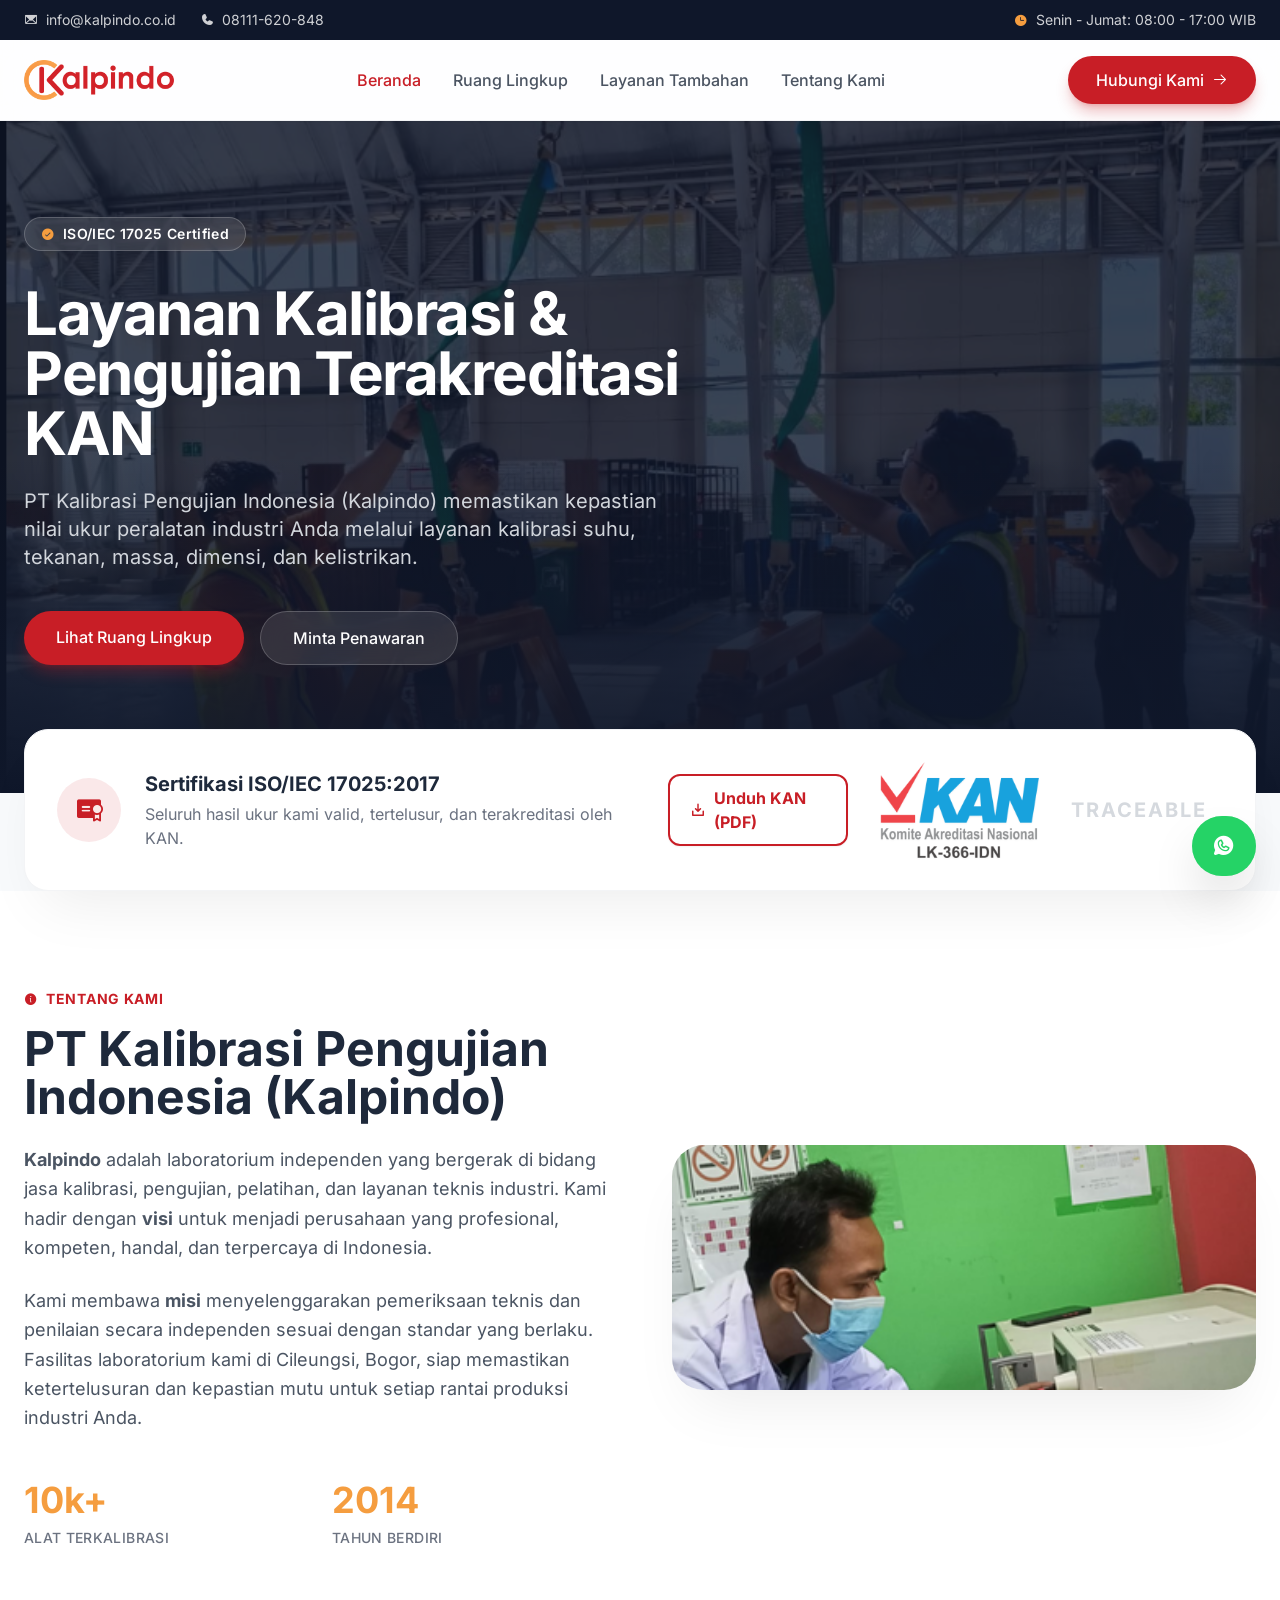
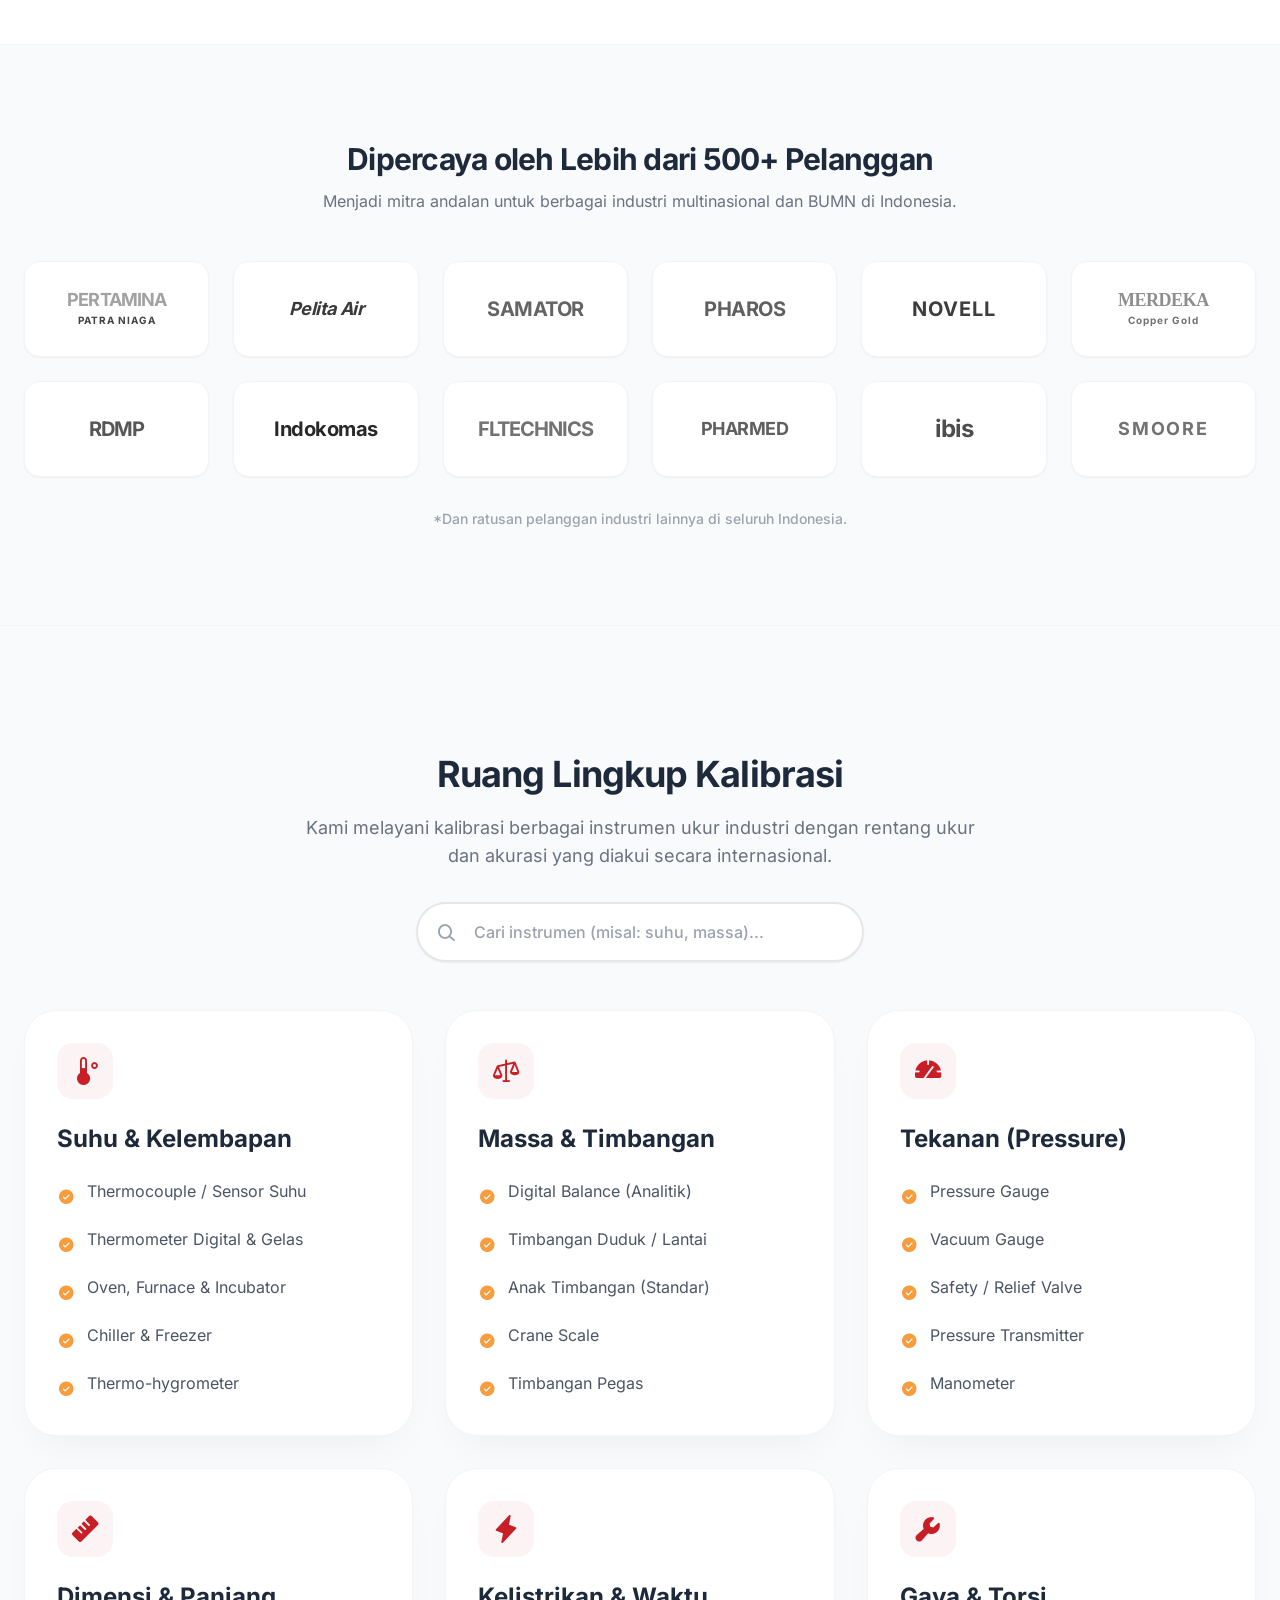
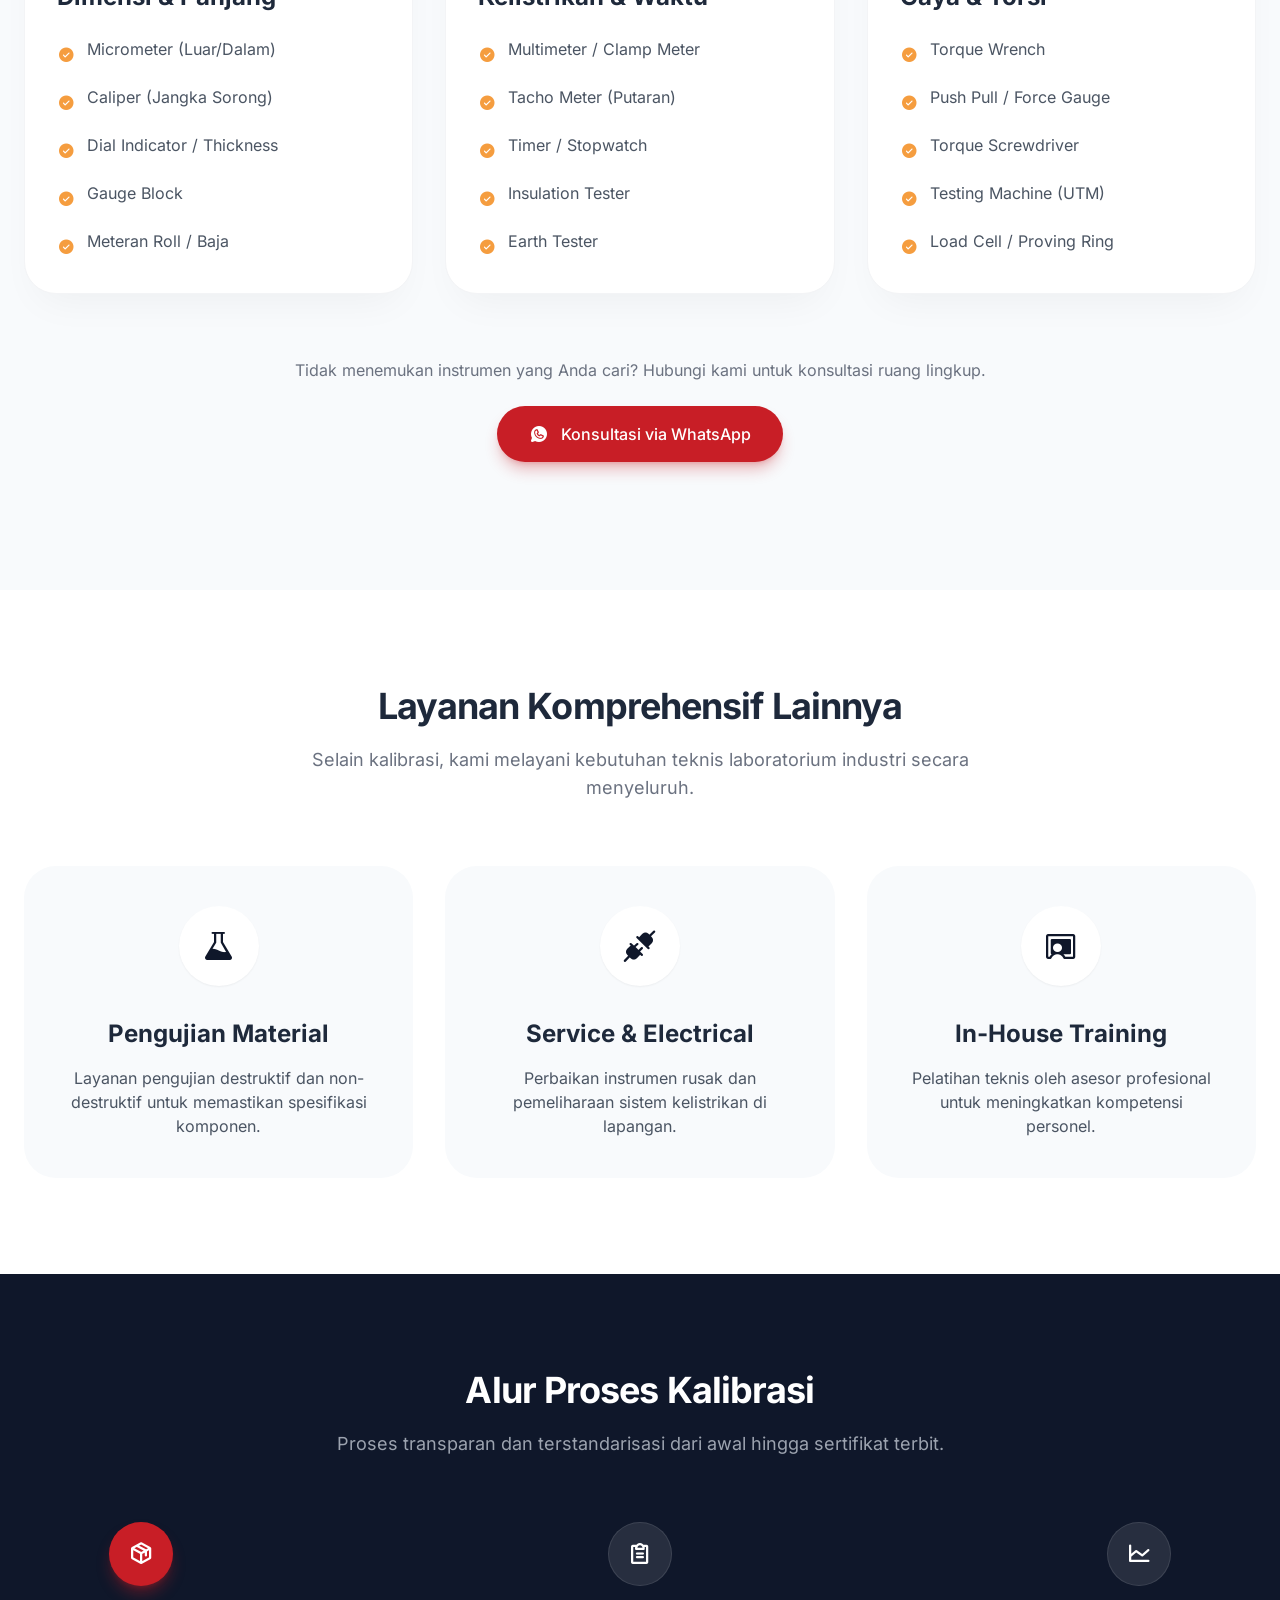
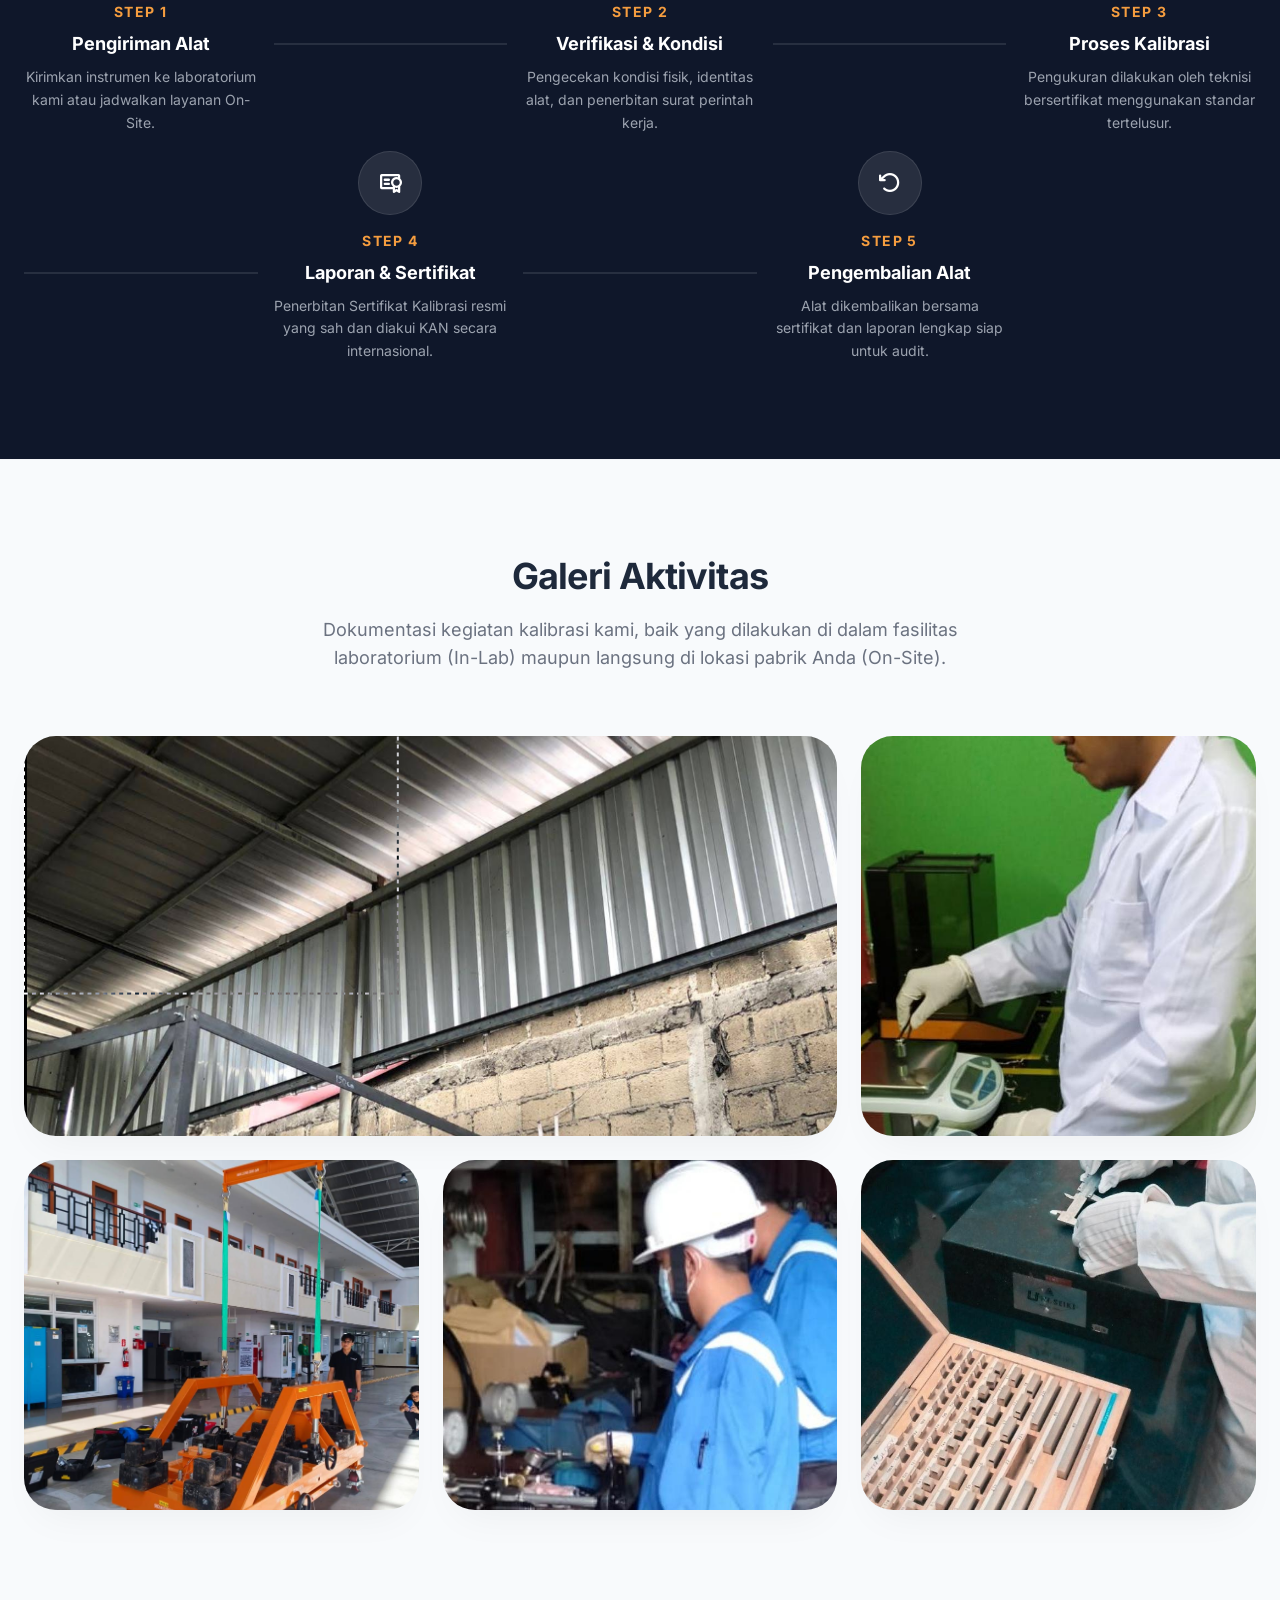
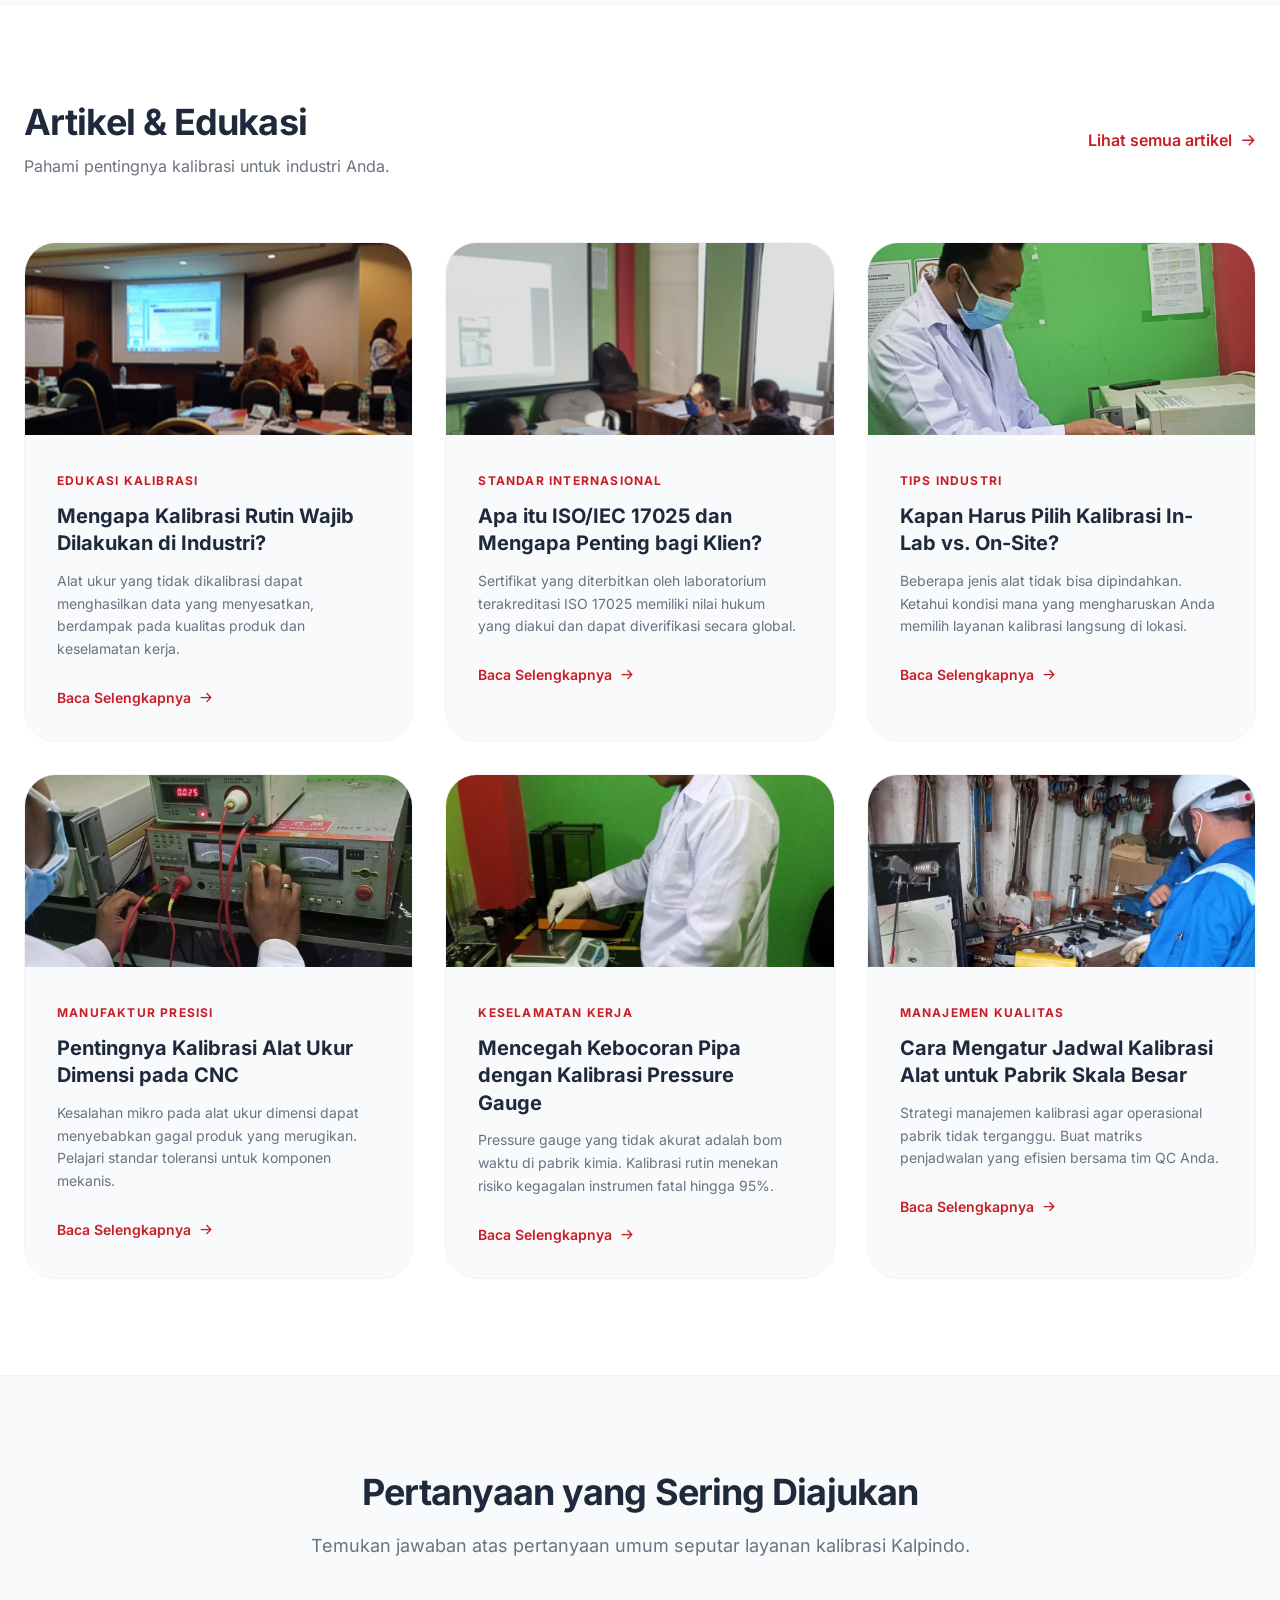
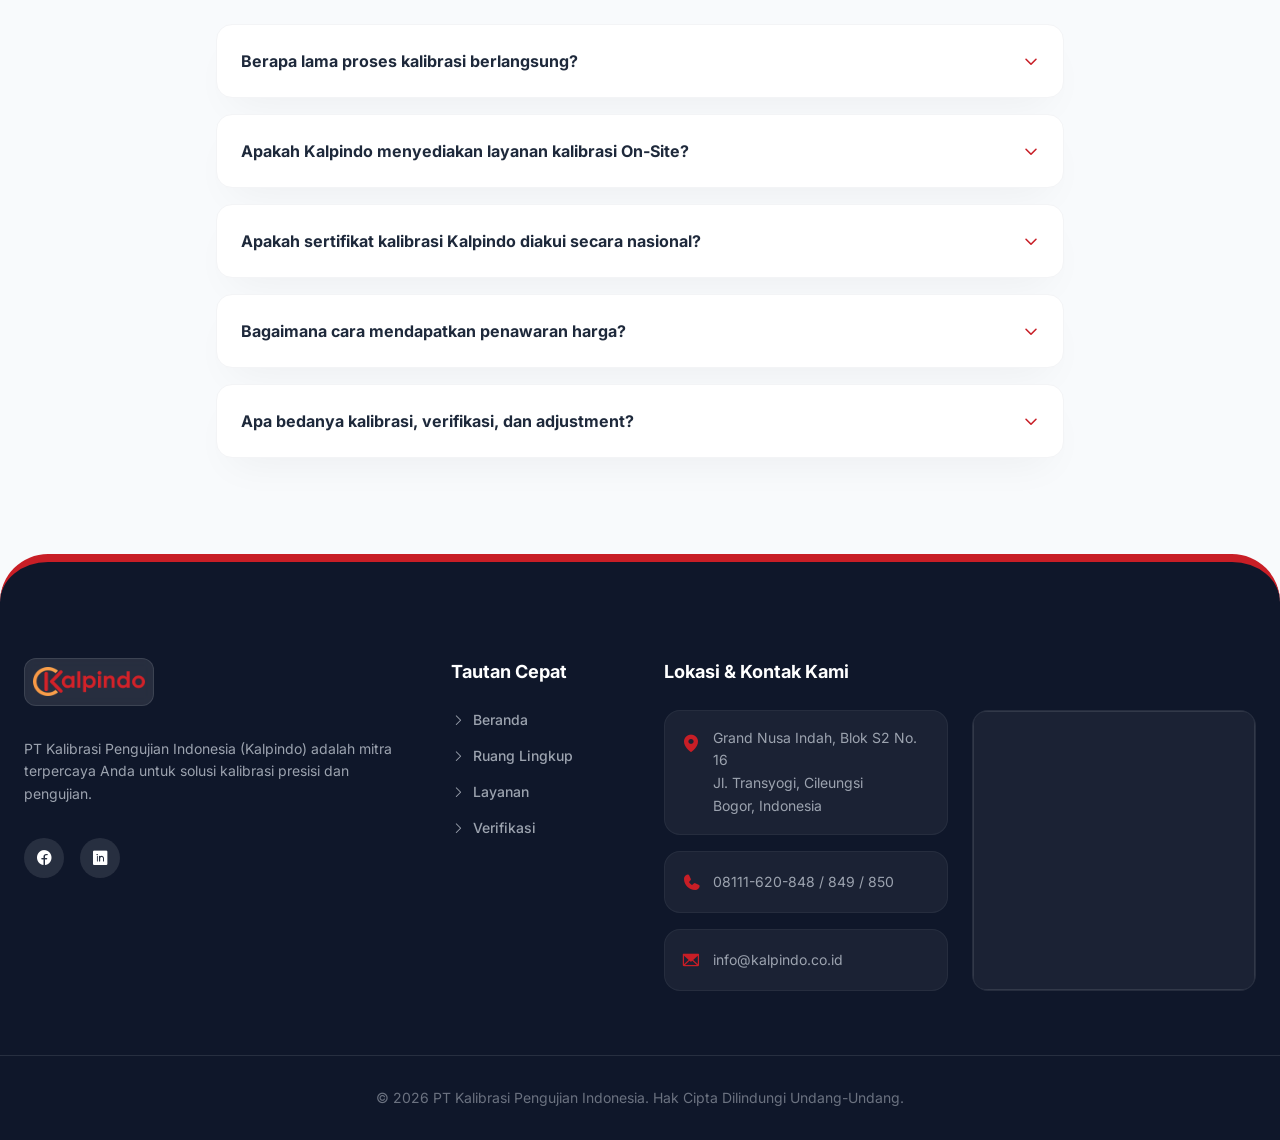
<file: index.html>
<!DOCTYPE html>
<html lang="id" class="scroll-smooth">
<head>
    <meta charset="UTF-8">
    <meta name="viewport" content="width=device-width, initial-scale=1.0">
    <title>Kalpindo - Laboratorium Kalibrasi & Pengujian ISO/IEC 17025</title>
    <meta name="description" content="PT Kalibrasi Pengujian Indonesia. Menyediakan layanan kalibrasi dan pengujian industri terakreditasi KAN.">
    
    <!-- Fonts: Inter - Self-hosted (no internet required) -->
    <link href="assets/fonts/inter.css" rel="stylesheet">
    
    <!-- Phosphor Icons - Self-hosted -->
    <script src="assets/icons/phosphor.js"></script>

    <!-- Tailwind CSS -->
    <script src="assets/js/tailwindcss.js"></script>
    <script>
        tailwind.config = {
            theme: {
                extend: {
                    fontFamily: {
                        sans: ['Inter', 'sans-serif'],
                    },
                    colors: {
                        brand: {
                            red: '#C81E26',
                            orange: '#F59D3F',
                            silver: '#F4F4F5',
                            slate: '#0F172A',
                            gray: '#E2E8F0',
                            dark: '#1E293B'
                        }
                    },
                    boxShadow: {
                        'soft': '0 20px 40px -15px rgba(0,0,0,0.05)',
                        'float': '0 30px 60px -20px rgba(0,0,0,0.08)',
                    }
                }
            }
        }
    </script>
    <link rel="stylesheet" href="assets/css/styles.css">
</head>
<body class="bg-[#F8FAFC] text-brand-dark font-sans antialiased">
    
    <!-- Top Bar -->
    <div class="bg-brand-slate text-white/80 py-2.5 text-xs md:text-sm">
        <div class="max-w-7xl mx-auto px-6 flex flex-col md:flex-row justify-between items-center gap-2">
            <div class="flex items-center gap-6">
                <span class="flex items-center gap-2"><i class="ph-fill ph-envelope"></i> info@kalpindo.co.id</span>
                <span class="flex items-center gap-2"><i class="ph-fill ph-phone"></i> 08111-620-848</span>
            </div>
            <div class="flex items-center gap-2">
                <i class="ph-fill ph-clock text-brand-orange"></i> Senin - Jumat: 08:00 - 17:00 WIB
            </div>
        </div>
    </div>

    <!-- Main Navigation -->
    <nav class="bg-white/80 backdrop-blur-xl border-b border-gray-200/50 sticky top-0 z-40 shadow-sm transition-all duration-300">
        <div class="max-w-7xl mx-auto px-6 flex items-center justify-between h-20">
            <!-- Logo -->
            <a href="#" class="flex items-center">
                <img src="assets/img/logo.png" alt="Logo Kalpindo" class="h-10 object-contain">
            </a>

            <!-- Links -->
            <div class="hidden lg:flex items-center gap-8 font-medium text-brand-dark/80">
                <a href="#beranda" class="hover:text-brand-red transition-colors text-brand-red">Beranda</a>
                <a href="#ruang-lingkup" class="hover:text-brand-red transition-colors">Ruang Lingkup</a>
                <a href="#layanan" class="hover:text-brand-red transition-colors">Layanan Tambahan</a>
                <a href="#tentang" class="hover:text-brand-red transition-colors">Tentang Kami</a>
            </div>

            <a href="https://wa.me/628111620848?text=Halo%20Kalpindo%2C%20saya%20ingin%20menanyakan%20layanan%20kalibrasi." target="_blank" class="hidden md:inline-flex bg-brand-red text-white px-7 py-3 rounded-full hover:bg-red-800 transition-all font-medium items-center gap-2 shadow-lg shadow-brand-red/30 hover:-translate-y-0.5">
                Hubungi Kami <i class="ph ph-arrow-right"></i>
            </a>
        </div>
    </nav>

    <main>
        <!-- Soft Hero Banner -->
        <section id="beranda" class="relative pt-16 pb-24 md:pt-24 md:pb-32 overflow-hidden bg-brand-slate">
            <!-- Background Image with soft gradient fade -->
            <div class="absolute inset-0 z-0">
                <img src="gambar/uji-beban-teknisi.png" class="w-full h-full object-cover opacity-20" alt="Kalibrasi Industri Kalpindo">
                <div class="absolute inset-0 bg-gradient-to-t from-brand-slate via-transparent to-transparent"></div>
            </div>
            
            <div class="max-w-7xl mx-auto px-6 relative z-10 gs-reveal">
                <div class="max-w-3xl">
                    <div class="inline-flex items-center gap-2 bg-white/10 backdrop-blur-md border border-white/20 text-white px-4 py-1.5 rounded-full text-sm font-semibold tracking-wide mb-8">
                        <i class="ph-fill ph-check-circle text-brand-orange"></i> ISO/IEC 17025 Certified
                    </div>
                    <h1 class="text-3xl md:text-4xl lg:text-5xl lg:text-6xl font-bold leading-[1.1] mb-6 text-white tracking-tight">
                        Layanan Kalibrasi & Pengujian Terakreditasi KAN
                    </h1>
                    <p class="text-lg md:text-xl text-gray-300 mb-10 leading-relaxed max-w-2xl">
                        PT Kalibrasi Pengujian Indonesia (Kalpindo) memastikan kepastian nilai ukur peralatan industri Anda melalui layanan kalibrasi suhu, tekanan, massa, dimensi, dan kelistrikan.
                    </p>
                    <div class="flex flex-col sm:flex-row gap-4">
                        <a href="#ruang-lingkup" class="bg-brand-red text-white px-8 py-3.5 rounded-full font-medium text-center hover:bg-red-800 transition-all shadow-lg shadow-brand-red/30 hover:-translate-y-0.5">
                            Lihat Ruang Lingkup
                        </a>
                        <a href="https://wa.me/628111620848?text=Halo%20Kalpindo%2C%20saya%20ingin%20minta%20penawaran%20harga." target="_blank" class="bg-white/10 backdrop-blur-md text-white border border-white/20 px-8 py-3.5 rounded-full font-medium text-center hover:bg-white hover:text-brand-slate transition-all">
                            Minta Penawaran
                        </a>
                    </div>
                </div>
            </div>
        </section>

        <!-- Soft Trust / Certification Bar -->
        <section class="relative -mt-16 z-20 px-6 gs-reveal">
            <div class="max-w-7xl mx-auto">
                <div class="bg-white rounded-3xl p-8 shadow-float flex flex-col md:flex-row items-center justify-between gap-10 border border-gray-100">
                    <div class="flex items-center gap-6">
                        <div class="w-16 h-16 rounded-full bg-brand-red/10 flex items-center justify-center flex-shrink-0">
                            <i class="ph-fill ph-certificate text-3xl text-brand-red"></i>
                        </div>
                        <div>
                            <h2 class="text-xl font-bold text-brand-dark mb-1">Sertifikasi ISO/IEC 17025:2017</h2>
                            <p class="text-gray-500">Seluruh hasil ukur kami valid, tertelusur, dan terakreditasi oleh KAN.</p>
                        </div>
                    </div>
                    <div class="flex items-center gap-8 pr-4">
                        <a href="gambar/sertifikasi.pdf" download class="hidden lg:flex items-center gap-2 border-2 border-brand-red text-brand-red px-5 py-2.5 rounded-xl font-bold hover:bg-brand-red hover:text-white transition-all shadow-sm group">
                            <i class="ph-bold ph-download-simple group-hover:-translate-y-0.5 transition-transform"></i> Unduh KAN (PDF)
                        </a>
                        <img src="assets/img/kan.png" alt="Logo KAN" class="h-20 md:h-24 object-contain drop-shadow-sm opacity-90">
                        <div class="text-center font-bold text-xl text-gray-300 uppercase tracking-widest hidden xl:block opacity-90">Traceable</div>
                    </div>
                </div>
            </div>
        </section>

        <!-- Tentang Kami (About PT Kalpindo) -->
        <section id="tentang" class="py-16 md:py-24 bg-white">
            <div class="max-w-7xl mx-auto px-6 grid grid-cols-1 lg:grid-cols-2 gap-8 md:gap-16 items-center">
                <div class="gs-reveal">
                    <div class="inline-flex items-center gap-2 text-brand-red font-bold uppercase tracking-wider text-sm mb-4">
                        <i class="ph-fill ph-info"></i> Tentang Kami
                    </div>
                    <h2 class="text-3xl md:text-4xl lg:text-5xl font-bold text-brand-dark mb-6 leading-tight">PT Kalibrasi Pengujian Indonesia (Kalpindo)</h2>
                    <div class="space-y-6 text-lg text-gray-600 leading-relaxed">
                        <p>
                            <strong>Kalpindo</strong> adalah laboratorium independen yang bergerak di bidang jasa kalibrasi, pengujian, pelatihan, dan layanan teknis industri. Kami hadir dengan <strong>visi</strong> untuk menjadi perusahaan yang profesional, kompeten, handal, dan terpercaya di Indonesia.
                        </p>
                        <p>
                            Kami membawa <strong>misi</strong> menyelenggarakan pemeriksaan teknis dan penilaian secara independen sesuai dengan standar yang berlaku. Fasilitas laboratorium kami di Cileungsi, Bogor, siap memastikan ketertelusuran dan kepastian mutu untuk setiap rantai produksi industri Anda.
                        </p>
                    </div>
                    
                    <div class="grid grid-cols-2 gap-8 mt-12">
                        <div>
                            <div class="text-4xl font-bold text-brand-orange mb-2">10k+</div>
                            <div class="text-sm font-medium text-gray-500 uppercase tracking-wide">Alat Terkalibrasi</div>
                        </div>
                        <div>
                            <div class="text-4xl font-bold text-brand-orange mb-2">2014</div>
                            <div class="text-sm font-medium text-gray-500 uppercase tracking-wide">Tahun Berdiri</div>
                        </div>
                    </div>
                </div>
                <div class="relative gs-reveal">
                    <div class="relative rounded-[2rem] overflow-hidden shadow-float group">
                        <img src="gambar/kalibrasi.png" class="w-full h-auto object-cover group-hover:scale-105 transition-transform duration-700" alt="Fasilitas Laboratorium Kalpindo">
                    </div>
                </div>
            </div>
        </section>

        <!-- Klien & Mitra Kami -->
        <section id="klien" class="py-16 md:py-24 bg-[#F8FAFC] border-t border-b border-gray-100 overflow-hidden">
            <div class="max-w-7xl mx-auto px-6 mb-12 text-center gs-reveal">
                <h2 class="text-3xl font-bold text-brand-dark tracking-tight mb-3">Dipercaya oleh Lebih dari 500+ Pelanggan</h2>
                <p class="text-gray-500">Menjadi mitra andalan untuk berbagai industri multinasional dan BUMN di Indonesia.</p>
            </div>
            
            <!-- Typographic Client Grid (Placeholder for logos) -->
            <div class="max-w-7xl mx-auto px-6 gs-reveal">
                <div class="grid grid-cols-2 md:grid-cols-4 lg:grid-cols-6 gap-6">
                    <!-- Client 1 -->
                    <div class="bg-white h-24 rounded-2xl shadow-sm border border-gray-100 flex items-center justify-center p-4 hover:shadow-md transition-shadow grayscale hover:grayscale-0 cursor-default">
                        <span class="font-black text-gray-400 text-lg tracking-tighter uppercase text-center leading-none">PERTAMINA<br><span class="text-[10px] tracking-widest text-brand-red">Patra Niaga</span></span>
                    </div>
                    <!-- Client 2 -->
                    <div class="bg-white h-24 rounded-2xl shadow-sm border border-gray-100 flex items-center justify-center p-4 hover:shadow-md transition-shadow grayscale hover:grayscale-0 cursor-default">
                        <span class="font-bold text-blue-900 text-lg tracking-tight italic text-center leading-none">Pelita Air</span>
                    </div>
                    <!-- Client 3 -->
                    <div class="bg-white h-24 rounded-2xl shadow-sm border border-gray-100 flex items-center justify-center p-4 hover:shadow-md transition-shadow grayscale hover:grayscale-0 cursor-default">
                        <span class="font-black text-green-700 text-xl tracking-tight text-center leading-none">SAMATOR</span>
                    </div>
                    <!-- Client 4 -->
                    <div class="bg-white h-24 rounded-2xl shadow-sm border border-gray-100 flex items-center justify-center p-4 hover:shadow-md transition-shadow grayscale hover:grayscale-0 cursor-default">
                        <span class="font-bold text-blue-600 text-xl tracking-tight text-center leading-none">PHAROS</span>
                    </div>
                    <!-- Client 5 -->
                    <div class="bg-white h-24 rounded-2xl shadow-sm border border-gray-100 flex items-center justify-center p-4 hover:shadow-md transition-shadow grayscale hover:grayscale-0 cursor-default">
                        <span class="font-black text-red-700 text-xl tracking-wider text-center leading-none">NOVELL</span>
                    </div>
                    <!-- Client 6 -->
                    <div class="bg-white h-24 rounded-2xl shadow-sm border border-gray-100 flex items-center justify-center p-4 hover:shadow-md transition-shadow grayscale hover:grayscale-0 cursor-default">
                        <span class="font-serif font-bold text-yellow-600 text-lg tracking-tight text-center leading-none">MERDEKA<br><span class="text-[10px] tracking-widest font-sans text-gray-500">Copper Gold</span></span>
                    </div>
                    <!-- Client 7 -->
                    <div class="bg-white h-24 rounded-2xl shadow-sm border border-gray-100 flex items-center justify-center p-4 hover:shadow-md transition-shadow grayscale hover:grayscale-0 cursor-default">
                        <span class="font-black text-sky-700 text-xl tracking-tighter text-center leading-none">RDMP</span>
                    </div>
                    <!-- Client 8 -->
                    <div class="bg-white h-24 rounded-2xl shadow-sm border border-gray-100 flex items-center justify-center p-4 hover:shadow-md transition-shadow grayscale hover:grayscale-0 cursor-default">
                        <span class="font-bold text-gray-800 text-xl tracking-tight text-center leading-none">Indokomas</span>
                    </div>
                    <!-- Client 9 -->
                    <div class="bg-white h-24 rounded-2xl shadow-sm border border-gray-100 flex items-center justify-center p-4 hover:shadow-md transition-shadow grayscale hover:grayscale-0 cursor-default">
                        <span class="font-black text-orange-600 text-xl tracking-tighter text-center leading-none">FLTECHNICS</span>
                    </div>
                    <!-- Client 10 -->
                    <div class="bg-white h-24 rounded-2xl shadow-sm border border-gray-100 flex items-center justify-center p-4 hover:shadow-md transition-shadow grayscale hover:grayscale-0 cursor-default">
                        <span class="font-bold text-teal-700 text-lg tracking-tight text-center leading-none">PHARMED</span>
                    </div>
                    <!-- Client 11 -->
                    <div class="bg-white h-24 rounded-2xl shadow-sm border border-gray-100 flex items-center justify-center p-4 hover:shadow-md transition-shadow grayscale hover:grayscale-0 cursor-default">
                        <span class="font-black text-red-600 text-2xl tracking-tighter text-center leading-none">ibis</span>
                    </div>
                    <!-- Client 12 -->
                    <div class="bg-white h-24 rounded-2xl shadow-sm border border-gray-100 flex items-center justify-center p-4 hover:shadow-md transition-shadow grayscale hover:grayscale-0 cursor-default">
                        <span class="font-bold text-gray-500 text-lg tracking-widest text-center leading-none">SMOORE</span>
                    </div>
                </div>
                <div class="mt-8 text-center">
                    <p class="text-sm text-gray-400 font-medium">*Dan ratusan pelanggan industri lainnya di seluruh Indonesia.</p>
                </div>
            </div>
        </section>

        <!-- Ruang Lingkup Kalibrasi (Soft Cards) -->
        <section id="ruang-lingkup" class="py-16 md:py-32">
            <div class="max-w-7xl mx-auto px-6">
                <div class="text-center max-w-2xl mx-auto mb-12 gs-reveal">
                    <h2 class="text-3xl md:text-4xl font-bold text-brand-dark mb-5 tracking-tight">Ruang Lingkup Kalibrasi</h2>
                    <p class="text-gray-500 text-lg mb-8">Kami melayani kalibrasi berbagai instrumen ukur industri dengan rentang ukur dan akurasi yang diakui secara internasional.</p>
                    
                    <!-- Search Box -->
                    <div class="relative max-w-md mx-auto">
                        <div class="absolute inset-y-0 left-0 pl-5 flex items-center pointer-events-none">
                            <i class="ph-bold ph-magnifying-glass text-gray-400 text-xl"></i>
                        </div>
                        <input type="text" id="searchInput" class="w-full bg-white border-2 border-gray-200 text-brand-dark rounded-full pl-14 pr-6 py-4 focus:outline-none focus:border-brand-red focus:ring-4 focus:ring-brand-red/10 transition-all font-medium placeholder-gray-400 shadow-sm" placeholder="Cari instrumen (misal: suhu, massa)..." onkeyup="searchScope()">
                    </div>
                </div>

                <div class="grid grid-cols-1 md:grid-cols-2 lg:grid-cols-3 gap-8" id="scopeGrid">
                    
                    <!-- Kategori 1 -->
                    <div class="bg-white rounded-[2rem] p-6 md:p-8 shadow-soft border border-gray-100 gs-reveal hover:-translate-y-2 hover:shadow-float transition-all duration-300 group">
                        <div class="w-14 h-14 rounded-2xl bg-brand-red/5 flex items-center justify-center mb-6 group-hover:bg-brand-red transition-colors">
                            <i class="ph-fill ph-thermometer text-3xl text-brand-red group-hover:text-white transition-colors"></i>
                        </div>
                        <h3 class="text-2xl font-bold mb-6 text-brand-dark">Suhu & Kelembapan</h3>
                        <ul class="space-y-4 text-gray-600">
                            <li class="flex items-start gap-3"><i class="ph-fill ph-check-circle text-brand-orange mt-1 text-lg"></i> Thermocouple / Sensor Suhu</li>
                            <li class="flex items-start gap-3"><i class="ph-fill ph-check-circle text-brand-orange mt-1 text-lg"></i> Thermometer Digital & Gelas</li>
                            <li class="flex items-start gap-3"><i class="ph-fill ph-check-circle text-brand-orange mt-1 text-lg"></i> Oven, Furnace & Incubator</li>
                            <li class="flex items-start gap-3"><i class="ph-fill ph-check-circle text-brand-orange mt-1 text-lg"></i> Chiller & Freezer</li>
                            <li class="flex items-start gap-3"><i class="ph-fill ph-check-circle text-brand-orange mt-1 text-lg"></i> Thermo-hygrometer</li>
                        </ul>
                    </div>

                    <!-- Kategori 2 -->
                    <div class="bg-white rounded-[2rem] p-6 md:p-8 shadow-soft border border-gray-100 gs-reveal hover:-translate-y-2 hover:shadow-float transition-all duration-300 group">
                        <div class="w-14 h-14 rounded-2xl bg-brand-red/5 flex items-center justify-center mb-6 group-hover:bg-brand-red transition-colors">
                            <i class="ph-fill ph-scales text-3xl text-brand-red group-hover:text-white transition-colors"></i>
                        </div>
                        <h3 class="text-2xl font-bold mb-6 text-brand-dark">Massa & Timbangan</h3>
                        <ul class="space-y-4 text-gray-600">
                            <li class="flex items-start gap-3"><i class="ph-fill ph-check-circle text-brand-orange mt-1 text-lg"></i> Digital Balance (Analitik)</li>
                            <li class="flex items-start gap-3"><i class="ph-fill ph-check-circle text-brand-orange mt-1 text-lg"></i> Timbangan Duduk / Lantai</li>
                            <li class="flex items-start gap-3"><i class="ph-fill ph-check-circle text-brand-orange mt-1 text-lg"></i> Anak Timbangan (Standar)</li>
                            <li class="flex items-start gap-3"><i class="ph-fill ph-check-circle text-brand-orange mt-1 text-lg"></i> Crane Scale</li>
                            <li class="flex items-start gap-3"><i class="ph-fill ph-check-circle text-brand-orange mt-1 text-lg"></i> Timbangan Pegas</li>
                        </ul>
                    </div>

                    <!-- Kategori 3 -->
                    <div class="bg-white rounded-[2rem] p-6 md:p-8 shadow-soft border border-gray-100 gs-reveal hover:-translate-y-2 hover:shadow-float transition-all duration-300 group">
                        <div class="w-14 h-14 rounded-2xl bg-brand-red/5 flex items-center justify-center mb-6 group-hover:bg-brand-red transition-colors">
                            <i class="ph-fill ph-gauge text-3xl text-brand-red group-hover:text-white transition-colors"></i>
                        </div>
                        <h3 class="text-2xl font-bold mb-6 text-brand-dark">Tekanan (Pressure)</h3>
                        <ul class="space-y-4 text-gray-600">
                            <li class="flex items-start gap-3"><i class="ph-fill ph-check-circle text-brand-orange mt-1 text-lg"></i> Pressure Gauge</li>
                            <li class="flex items-start gap-3"><i class="ph-fill ph-check-circle text-brand-orange mt-1 text-lg"></i> Vacuum Gauge</li>
                            <li class="flex items-start gap-3"><i class="ph-fill ph-check-circle text-brand-orange mt-1 text-lg"></i> Safety / Relief Valve</li>
                            <li class="flex items-start gap-3"><i class="ph-fill ph-check-circle text-brand-orange mt-1 text-lg"></i> Pressure Transmitter</li>
                            <li class="flex items-start gap-3"><i class="ph-fill ph-check-circle text-brand-orange mt-1 text-lg"></i> Manometer</li>
                        </ul>
                    </div>

                    <!-- Kategori 4 -->
                    <div class="bg-white rounded-[2rem] p-6 md:p-8 shadow-soft border border-gray-100 gs-reveal hover:-translate-y-2 hover:shadow-float transition-all duration-300 group">
                        <div class="w-14 h-14 rounded-2xl bg-brand-red/5 flex items-center justify-center mb-6 group-hover:bg-brand-red transition-colors">
                            <i class="ph-fill ph-ruler text-3xl text-brand-red group-hover:text-white transition-colors"></i>
                        </div>
                        <h3 class="text-2xl font-bold mb-6 text-brand-dark">Dimensi & Panjang</h3>
                        <ul class="space-y-4 text-gray-600">
                            <li class="flex items-start gap-3"><i class="ph-fill ph-check-circle text-brand-orange mt-1 text-lg"></i> Micrometer (Luar/Dalam)</li>
                            <li class="flex items-start gap-3"><i class="ph-fill ph-check-circle text-brand-orange mt-1 text-lg"></i> Caliper (Jangka Sorong)</li>
                            <li class="flex items-start gap-3"><i class="ph-fill ph-check-circle text-brand-orange mt-1 text-lg"></i> Dial Indicator / Thickness</li>
                            <li class="flex items-start gap-3"><i class="ph-fill ph-check-circle text-brand-orange mt-1 text-lg"></i> Gauge Block</li>
                            <li class="flex items-start gap-3"><i class="ph-fill ph-check-circle text-brand-orange mt-1 text-lg"></i> Meteran Roll / Baja</li>
                        </ul>
                    </div>

                    <!-- Kategori 5 -->
                    <div class="bg-white rounded-[2rem] p-6 md:p-8 shadow-soft border border-gray-100 gs-reveal hover:-translate-y-2 hover:shadow-float transition-all duration-300 group">
                        <div class="w-14 h-14 rounded-2xl bg-brand-red/5 flex items-center justify-center mb-6 group-hover:bg-brand-red transition-colors">
                            <i class="ph-fill ph-lightning text-3xl text-brand-red group-hover:text-white transition-colors"></i>
                        </div>
                        <h3 class="text-2xl font-bold mb-6 text-brand-dark">Kelistrikan & Waktu</h3>
                        <ul class="space-y-4 text-gray-600">
                            <li class="flex items-start gap-3"><i class="ph-fill ph-check-circle text-brand-orange mt-1 text-lg"></i> Multimeter / Clamp Meter</li>
                            <li class="flex items-start gap-3"><i class="ph-fill ph-check-circle text-brand-orange mt-1 text-lg"></i> Tacho Meter (Putaran)</li>
                            <li class="flex items-start gap-3"><i class="ph-fill ph-check-circle text-brand-orange mt-1 text-lg"></i> Timer / Stopwatch</li>
                            <li class="flex items-start gap-3"><i class="ph-fill ph-check-circle text-brand-orange mt-1 text-lg"></i> Insulation Tester</li>
                            <li class="flex items-start gap-3"><i class="ph-fill ph-check-circle text-brand-orange mt-1 text-lg"></i> Earth Tester</li>
                        </ul>
                    </div>

                    <!-- Kategori 6 -->
                    <div class="bg-white rounded-[2rem] p-6 md:p-8 shadow-soft border border-gray-100 gs-reveal hover:-translate-y-2 hover:shadow-float transition-all duration-300 group">
                        <div class="w-14 h-14 rounded-2xl bg-brand-red/5 flex items-center justify-center mb-6 group-hover:bg-brand-red transition-colors">
                            <i class="ph-fill ph-wrench text-3xl text-brand-red group-hover:text-white transition-colors"></i>
                        </div>
                        <h3 class="text-2xl font-bold mb-6 text-brand-dark">Gaya & Torsi</h3>
                        <ul class="space-y-4 text-gray-600">
                            <li class="flex items-start gap-3"><i class="ph-fill ph-check-circle text-brand-orange mt-1 text-lg"></i> Torque Wrench</li>
                            <li class="flex items-start gap-3"><i class="ph-fill ph-check-circle text-brand-orange mt-1 text-lg"></i> Push Pull / Force Gauge</li>
                            <li class="flex items-start gap-3"><i class="ph-fill ph-check-circle text-brand-orange mt-1 text-lg"></i> Torque Screwdriver</li>
                            <li class="flex items-start gap-3"><i class="ph-fill ph-check-circle text-brand-orange mt-1 text-lg"></i> Testing Machine (UTM)</li>
                            <li class="flex items-start gap-3"><i class="ph-fill ph-check-circle text-brand-orange mt-1 text-lg"></i> Load Cell / Proving Ring</li>
                        </ul>
                    </div>

                </div>

                <!-- CTA Ruang Lingkup -->
                <div class="text-center mt-16 gs-reveal">
                    <p class="text-gray-500 mb-6">Tidak menemukan instrumen yang Anda cari? Hubungi kami untuk konsultasi ruang lingkup.</p>
                    <a href="https://wa.me/628111620848?text=Halo%20Kalpindo%2C%20saya%20ingin%20konsultasi%20ruang%20lingkup." target="_blank" class="inline-flex items-center gap-3 bg-brand-red text-white px-8 py-3.5 rounded-full font-medium hover:bg-red-800 transition-all shadow-lg shadow-brand-red/30 hover:-translate-y-0.5">
                        <i class="ph-fill ph-whatsapp-logo text-xl"></i> Konsultasi via WhatsApp
                    </a>
                </div>

            </div>
        </section>

        <!-- Layanan Lainnya (Soft Cards) -->
        <section id="layanan" class="py-16 md:py-24 bg-white">
            <div class="max-w-7xl mx-auto px-6">
                <div class="text-center max-w-2xl mx-auto mb-16 gs-reveal">
                    <h2 class="text-3xl md:text-4xl font-bold text-brand-dark mb-5 tracking-tight">Layanan Komprehensif Lainnya</h2>
                    <p class="text-gray-500 text-lg">Selain kalibrasi, kami melayani kebutuhan teknis laboratorium industri secara menyeluruh.</p>
                </div>

                <div class="grid grid-cols-1 md:grid-cols-3 gap-8">
                    <div class="p-6 md:p-10 bg-[#F8FAFC] rounded-[2rem] gs-reveal text-center hover:-translate-y-2 hover:shadow-soft transition-all duration-300">
                        <div class="w-20 h-20 rounded-full bg-white shadow-sm text-brand-slate flex items-center justify-center mx-auto mb-8">
                            <i class="ph-fill ph-flask text-4xl"></i>
                        </div>
                        <h3 class="text-2xl font-bold mb-4">Pengujian Material</h3>
                        <p class="text-gray-600">Layanan pengujian destruktif dan non-destruktif untuk memastikan spesifikasi komponen.</p>
                    </div>
                    <div class="p-6 md:p-10 bg-[#F8FAFC] rounded-[2rem] gs-reveal text-center hover:-translate-y-2 hover:shadow-soft transition-all duration-300">
                        <div class="w-20 h-20 rounded-full bg-white shadow-sm text-brand-slate flex items-center justify-center mx-auto mb-8">
                            <i class="ph-fill ph-plugs text-4xl"></i>
                        </div>
                        <h3 class="text-2xl font-bold mb-4">Service & Electrical</h3>
                        <p class="text-gray-600">Perbaikan instrumen rusak dan pemeliharaan sistem kelistrikan di lapangan.</p>
                    </div>
                    <div class="p-6 md:p-10 bg-[#F8FAFC] rounded-[2rem] gs-reveal text-center hover:-translate-y-2 hover:shadow-soft transition-all duration-300">
                        <div class="w-20 h-20 rounded-full bg-white shadow-sm text-brand-slate flex items-center justify-center mx-auto mb-8">
                            <i class="ph-fill ph-chalkboard-teacher text-4xl"></i>
                        </div>
                        <h3 class="text-2xl font-bold mb-4">In-House Training</h3>
                        <p class="text-gray-600">Pelatihan teknis oleh asesor profesional untuk meningkatkan kompetensi personel.</p>
                    </div>
                </div>
            </div>
        </section>

        <!-- Alur Proses Kalibrasi -->
        <section class="py-16 md:py-24 bg-brand-slate">
            <div class="max-w-7xl mx-auto px-6">
                <div class="text-center max-w-2xl mx-auto mb-16 gs-reveal">
                    <h2 class="text-3xl md:text-4xl font-bold text-white mb-5 tracking-tight">Alur Proses Kalibrasi</h2>
                    <p class="text-gray-400 text-lg">Proses transparan dan terstandarisasi dari awal hingga sertifikat terbit.</p>
                </div>

                <div class="grid grid-cols-1 md:grid-cols-5 gap-4 relative">
                    <!-- Step 1 -->
                    <div class="gs-reveal flex flex-col items-center text-center group">
                        <div class="w-16 h-16 rounded-full bg-brand-red flex items-center justify-center mb-4 shadow-lg shadow-brand-red/40 group-hover:scale-110 transition-transform">
                            <i class="ph-bold ph-package text-2xl text-white"></i>
                        </div>
                        <div class="text-brand-orange font-bold text-sm uppercase tracking-widest mb-2">Step 1</div>
                        <h3 class="text-white font-bold text-lg mb-2">Pengiriman Alat</h3>
                        <p class="text-gray-400 text-sm leading-relaxed">Kirimkan instrumen ke laboratorium kami atau jadwalkan layanan On-Site.</p>
                    </div>
                    <div class="hidden md:flex items-center justify-center mt-8"><div class="w-full h-0.5 bg-white/10"></div></div>
                    <!-- Step 2 -->
                    <div class="gs-reveal flex flex-col items-center text-center group">
                        <div class="w-16 h-16 rounded-full bg-white/10 border border-white/10 flex items-center justify-center mb-4 group-hover:bg-brand-red group-hover:scale-110 transition-all">
                            <i class="ph-bold ph-clipboard-text text-2xl text-white"></i>
                        </div>
                        <div class="text-brand-orange font-bold text-sm uppercase tracking-widest mb-2">Step 2</div>
                        <h3 class="text-white font-bold text-lg mb-2">Verifikasi & Kondisi</h3>
                        <p class="text-gray-400 text-sm leading-relaxed">Pengecekan kondisi fisik, identitas alat, dan penerbitan surat perintah kerja.</p>
                    </div>
                    <div class="hidden md:flex items-center justify-center mt-8"><div class="w-full h-0.5 bg-white/10"></div></div>
                    <!-- Step 3 -->
                    <div class="gs-reveal flex flex-col items-center text-center group">
                        <div class="w-16 h-16 rounded-full bg-white/10 border border-white/10 flex items-center justify-center mb-4 group-hover:bg-brand-red group-hover:scale-110 transition-all">
                            <i class="ph-bold ph-chart-line text-2xl text-white"></i>
                        </div>
                        <div class="text-brand-orange font-bold text-sm uppercase tracking-widest mb-2">Step 3</div>
                        <h3 class="text-white font-bold text-lg mb-2">Proses Kalibrasi</h3>
                        <p class="text-gray-400 text-sm leading-relaxed">Pengukuran dilakukan oleh teknisi bersertifikat menggunakan standar tertelusur.</p>
                    </div>
                    <div class="hidden md:flex items-center justify-center mt-8"><div class="w-full h-0.5 bg-white/10"></div></div>
                    <!-- Step 4 -->
                    <div class="gs-reveal flex flex-col items-center text-center group">
                        <div class="w-16 h-16 rounded-full bg-white/10 border border-white/10 flex items-center justify-center mb-4 group-hover:bg-brand-red group-hover:scale-110 transition-all">
                            <i class="ph-bold ph-certificate text-2xl text-white"></i>
                        </div>
                        <div class="text-brand-orange font-bold text-sm uppercase tracking-widest mb-2">Step 4</div>
                        <h3 class="text-white font-bold text-lg mb-2">Laporan & Sertifikat</h3>
                        <p class="text-gray-400 text-sm leading-relaxed">Penerbitan Sertifikat Kalibrasi resmi yang sah dan diakui KAN secara internasional.</p>
                    </div>
                    <div class="hidden md:flex items-center justify-center mt-8"><div class="w-full h-0.5 bg-white/10"></div></div>
                    <!-- Step 5 -->
                    <div class="gs-reveal flex flex-col items-center text-center group">
                        <div class="w-16 h-16 rounded-full bg-white/10 border border-white/10 flex items-center justify-center mb-4 group-hover:bg-brand-red group-hover:scale-110 transition-all">
                            <i class="ph-bold ph-arrow-counter-clockwise text-2xl text-white"></i>
                        </div>
                        <div class="text-brand-orange font-bold text-sm uppercase tracking-widest mb-2">Step 5</div>
                        <h3 class="text-white font-bold text-lg mb-2">Pengembalian Alat</h3>
                        <p class="text-gray-400 text-sm leading-relaxed">Alat dikembalikan bersama sertifikat dan laporan lengkap siap untuk audit.</p>
                    </div>
                </div>
            </div>
        </section>

        <!-- Galeri Aktivitas & Fasilitas -->
        <section class="py-16 md:py-24 bg-[#F8FAFC] border-t border-gray-100">
            <div class="max-w-7xl mx-auto px-6 mb-16 gs-reveal text-center">
                <h2 class="text-3xl md:text-4xl font-bold text-brand-dark mb-5 tracking-tight">Galeri Aktivitas</h2>
                <p class="text-gray-500 text-lg max-w-2xl mx-auto">Dokumentasi kegiatan kalibrasi kami, baik yang dilakukan di dalam fasilitas laboratorium (In-Lab) maupun langsung di lokasi pabrik Anda (On-Site).</p>
            </div>
            
            <!-- Grid Gallery -->
            <div class="max-w-7xl mx-auto px-6">
                <div class="grid grid-cols-1 md:grid-cols-2 lg:grid-cols-3 gap-6">
                    
                    <!-- Item 1: On-Site (Large/Featured) -->
                    <div class="lg:col-span-2 relative group rounded-[2rem] overflow-hidden shadow-soft h-[300px] md:h-[400px]">
                        <img src="gambar/onsite-kalibrasi-tekanan.png" class="w-full h-full object-cover group-hover:scale-105 transition-transform duration-700" alt="On-Site Calibration">
                    </div>

                    <!-- Item 2: Lab Temp -->
                    <div class="relative group rounded-[2rem] overflow-hidden shadow-soft h-[300px] md:h-[400px]">
                        <img src="gambar/Green Photocentric Empowerment Climate Change Instagram Post (10).jpg" class="w-full h-full object-cover group-hover:scale-105 transition-transform duration-700" alt="In-Lab Suhu">
                    </div>

                    <!-- Item 3: Lab Mass -->
                    <div class="relative group rounded-[2rem] overflow-hidden shadow-soft h-[300px] md:h-[350px]">
                        <img src="gambar/lab-massa-modern.png" class="w-full h-full object-cover group-hover:scale-105 transition-transform duration-700" alt="In-Lab Massa">
                    </div>

                    <!-- Item 4: Lab Dimension -->
                    <div class="relative group rounded-[2rem] overflow-hidden shadow-soft h-[300px] md:h-[350px]">
                        <img src="gambar/Green Photocentric Empowerment Climate Change Instagram Post (13).jpg" class="w-full h-full object-cover group-hover:scale-105 transition-transform duration-700" alt="In-Lab Dimensi">
                    </div>

                    <!-- Item 5: Hero / Wide Lab -->
                    <div class="relative group rounded-[2rem] overflow-hidden shadow-soft h-[300px] md:h-[350px]">
                        <img src="gambar/Green Photocentric Empowerment Climate Change Instagram Post (18).jpg" class="w-full h-full object-cover group-hover:scale-105 transition-transform duration-700" alt="Fasilitas Lab Utama">
                    </div>

                </div>
            </div>
        </section>

        <!-- Artikel / Blog -->
        <section class="py-16 md:py-24 bg-white">
            <div class="max-w-7xl mx-auto px-6">
                <div class="flex flex-col md:flex-row justify-between items-start md:items-center mb-16 gs-reveal">
                    <div>
                        <h2 class="text-3xl md:text-4xl font-bold text-brand-dark mb-3 tracking-tight">Artikel & Edukasi</h2>
                        <p class="text-gray-500">Pahami pentingnya kalibrasi untuk industri Anda.</p>
                    </div>
                    <a href="blog.html" class="mt-4 md:mt-0 inline-flex items-center gap-2 font-semibold text-brand-red hover:underline">Lihat semua artikel <i class="ph-bold ph-arrow-right"></i></a>
                </div>
                <div class="grid grid-cols-1 md:grid-cols-3 gap-8">
                    <!-- Article 1 -->
                    <div class="bg-[#F8FAFC] rounded-[2rem] overflow-hidden border border-gray-100 hover:-translate-y-2 hover:shadow-float transition-all duration-300 gs-reveal group">
                        <div class="h-48 overflow-hidden">
                            <img src="gambar/training.png" class="w-full h-full object-cover group-hover:scale-105 transition-transform duration-500" alt="Artikel Kalibrasi">
                        </div>
                        <div class="p-8">
                            <span class="text-xs font-bold uppercase tracking-widest text-brand-red">Edukasi Kalibrasi</span>
                            <h3 class="text-xl font-bold text-brand-dark mt-3 mb-3 leading-snug">Mengapa Kalibrasi Rutin Wajib Dilakukan di Industri?</h3>
                            <p class="text-gray-500 text-sm leading-relaxed mb-6">Alat ukur yang tidak dikalibrasi dapat menghasilkan data yang menyesatkan, berdampak pada kualitas produk dan keselamatan kerja.</p>
                            <a href="artikel.html" class="inline-flex items-center gap-2 font-semibold text-brand-red text-sm group-hover:gap-4 transition-all">Baca Selengkapnya <i class="ph-bold ph-arrow-right"></i></a>
                        </div>
                    </div>
                    <!-- Article 2 -->
                    <div class="bg-[#F8FAFC] rounded-[2rem] overflow-hidden border border-gray-100 hover:-translate-y-2 hover:shadow-float transition-all duration-300 gs-reveal group">
                        <div class="h-48 overflow-hidden">
                            <img src="gambar/Super Sale Post Instagram (15).png" class="w-full h-full object-cover group-hover:scale-105 transition-transform duration-500" alt="ISO 17025">
                        </div>
                        <div class="p-8">
                            <span class="text-xs font-bold uppercase tracking-widest text-brand-red">Standar Internasional</span>
                            <h3 class="text-xl font-bold text-brand-dark mt-3 mb-3 leading-snug">Apa itu ISO/IEC 17025 dan Mengapa Penting bagi Klien?</h3>
                            <p class="text-gray-500 text-sm leading-relaxed mb-6">Sertifikat yang diterbitkan oleh laboratorium terakreditasi ISO 17025 memiliki nilai hukum yang diakui dan dapat diverifikasi secara global.</p>
                            <a href="artikel.html" class="inline-flex items-center gap-2 font-semibold text-brand-red text-sm group-hover:gap-4 transition-all">Baca Selengkapnya <i class="ph-bold ph-arrow-right"></i></a>
                        </div>
                    </div>
                    <!-- Article 3 -->
                    <div class="bg-[#F8FAFC] rounded-[2rem] overflow-hidden border border-gray-100 hover:-translate-y-2 hover:shadow-float transition-all duration-300 gs-reveal group">
                        <div class="h-48 overflow-hidden">
                            <img src="gambar/Green Photocentric Empowerment Climate Change Instagram Post (5).jpg" class="w-full h-full object-cover group-hover:scale-105 transition-transform duration-500" alt="On-Site Calibration">
                        </div>
                        <div class="p-8">
                            <span class="text-xs font-bold uppercase tracking-widest text-brand-red">Tips Industri</span>
                            <h3 class="text-xl font-bold text-brand-dark mt-3 mb-3 leading-snug">Kapan Harus Pilih Kalibrasi In-Lab vs. On-Site?</h3>
                            <p class="text-gray-500 text-sm leading-relaxed mb-6">Beberapa jenis alat tidak bisa dipindahkan. Ketahui kondisi mana yang mengharuskan Anda memilih layanan kalibrasi langsung di lokasi.</p>
                            <a href="artikel.html" class="inline-flex items-center gap-2 font-semibold text-brand-red text-sm group-hover:gap-4 transition-all">Baca Selengkapnya <i class="ph-bold ph-arrow-right"></i></a>
                        </div>
                    </div>
                    <!-- Article 4 -->
                    <div class="bg-[#F8FAFC] rounded-[2rem] overflow-hidden border border-gray-100 hover:-translate-y-2 hover:shadow-float transition-all duration-300 gs-reveal group">
                        <div class="h-48 overflow-hidden">
                            <img src="gambar/Green Photocentric Empowerment Climate Change Instagram Post (6).jpg" class="w-full h-full object-cover group-hover:scale-105 transition-transform duration-500" alt="Alat Dimensi">
                        </div>
                        <div class="p-8">
                            <span class="text-xs font-bold uppercase tracking-widest text-brand-red">Manufaktur Presisi</span>
                            <h3 class="text-xl font-bold text-brand-dark mt-3 mb-3 leading-snug">Pentingnya Kalibrasi Alat Ukur Dimensi pada CNC</h3>
                            <p class="text-gray-500 text-sm leading-relaxed mb-6">Kesalahan mikro pada alat ukur dimensi dapat menyebabkan gagal produk yang merugikan. Pelajari standar toleransi untuk komponen mekanis.</p>
                            <a href="artikel.html" class="inline-flex items-center gap-2 font-semibold text-brand-red text-sm group-hover:gap-4 transition-all">Baca Selengkapnya <i class="ph-bold ph-arrow-right"></i></a>
                        </div>
                    </div>
                    <!-- Article 5 -->
                    <div class="bg-[#F8FAFC] rounded-[2rem] overflow-hidden border border-gray-100 hover:-translate-y-2 hover:shadow-float transition-all duration-300 gs-reveal group">
                        <div class="h-48 overflow-hidden">
                            <img src="gambar/Green Photocentric Empowerment Climate Change Instagram Post (10).jpg" class="w-full h-full object-cover group-hover:scale-105 transition-transform duration-500" alt="Alat Tekanan">
                        </div>
                        <div class="p-8">
                            <span class="text-xs font-bold uppercase tracking-widest text-brand-red">Keselamatan Kerja</span>
                            <h3 class="text-xl font-bold text-brand-dark mt-3 mb-3 leading-snug">Mencegah Kebocoran Pipa dengan Kalibrasi Pressure Gauge</h3>
                            <p class="text-gray-500 text-sm leading-relaxed mb-6">Pressure gauge yang tidak akurat adalah bom waktu di pabrik kimia. Kalibrasi rutin menekan risiko kegagalan instrumen fatal hingga 95%.</p>
                            <a href="artikel.html" class="inline-flex items-center gap-2 font-semibold text-brand-red text-sm group-hover:gap-4 transition-all">Baca Selengkapnya <i class="ph-bold ph-arrow-right"></i></a>
                        </div>
                    </div>
                    <!-- Article 6 -->
                    <div class="bg-[#F8FAFC] rounded-[2rem] overflow-hidden border border-gray-100 hover:-translate-y-2 hover:shadow-float transition-all duration-300 gs-reveal group">
                        <div class="h-48 overflow-hidden">
                            <img src="gambar/Green Photocentric Empowerment Climate Change Instagram Post (12).jpg" class="w-full h-full object-cover group-hover:scale-105 transition-transform duration-500" alt="Laboratorium Internal">
                        </div>
                        <div class="p-8">
                            <span class="text-xs font-bold uppercase tracking-widest text-brand-red">Manajemen Kualitas</span>
                            <h3 class="text-xl font-bold text-brand-dark mt-3 mb-3 leading-snug">Cara Mengatur Jadwal Kalibrasi Alat untuk Pabrik Skala Besar</h3>
                            <p class="text-gray-500 text-sm leading-relaxed mb-6">Strategi manajemen kalibrasi agar operasional pabrik tidak terganggu. Buat matriks penjadwalan yang efisien bersama tim QC Anda.</p>
                            <a href="artikel.html" class="inline-flex items-center gap-2 font-semibold text-brand-red text-sm group-hover:gap-4 transition-all">Baca Selengkapnya <i class="ph-bold ph-arrow-right"></i></a>
                        </div>
                    </div>
                </div>
            </div>
        </section>

        <!-- FAQ Section -->
        <section class="py-16 md:py-24 bg-[#F8FAFC] border-t border-gray-100">
            <div class="max-w-4xl mx-auto px-6">
                <div class="text-center mb-16 gs-reveal">
                    <h2 class="text-3xl md:text-4xl font-bold text-brand-dark mb-5 tracking-tight">Pertanyaan yang Sering Diajukan</h2>
                    <p class="text-gray-500 text-lg">Temukan jawaban atas pertanyaan umum seputar layanan kalibrasi Kalpindo.</p>
                </div>
                <div class="space-y-4" id="faq-list">
                    <!-- FAQ Item -->
                    <div class="faq-item bg-white rounded-2xl border border-gray-100 shadow-soft overflow-hidden">
                        <button onclick="toggleFaq(this)" class="w-full flex justify-between items-center p-6 text-left font-bold text-brand-dark hover:text-brand-red transition-colors">
                            <span>Berapa lama proses kalibrasi berlangsung?</span>
                            <i class="ph-bold ph-caret-down text-brand-red transition-transform duration-300"></i>
                        </button>
                        <div class="faq-answer hidden px-6 pb-6 text-gray-600 leading-relaxed">
                            Waktu pengerjaan bergantung pada jenis dan jumlah instrumen. Umumnya, kalibrasi satu instrumen dapat diselesaikan dalam 1–3 hari kerja. Untuk jumlah besar atau instrumen khusus, kami akan memberikan estimasi waktu secara spesifik.
                        </div>
                    </div>
                    <div class="faq-item bg-white rounded-2xl border border-gray-100 shadow-soft overflow-hidden">
                        <button onclick="toggleFaq(this)" class="w-full flex justify-between items-center p-6 text-left font-bold text-brand-dark hover:text-brand-red transition-colors">
                            <span>Apakah Kalpindo menyediakan layanan kalibrasi On-Site?</span>
                            <i class="ph-bold ph-caret-down text-brand-red transition-transform duration-300"></i>
                        </button>
                        <div class="faq-answer hidden px-6 pb-6 text-gray-600 leading-relaxed">
                            Ya, kami menyediakan layanan kalibrasi On-Site untuk instrumen yang tidak memungkinkan untuk dipindahkan, seperti peralatan tetap, mesin produksi besar, atau sistem instrumentasi yang terpasang di plant industri.
                        </div>
                    </div>
                    <div class="faq-item bg-white rounded-2xl border border-gray-100 shadow-soft overflow-hidden">
                        <button onclick="toggleFaq(this)" class="w-full flex justify-between items-center p-6 text-left font-bold text-brand-dark hover:text-brand-red transition-colors">
                            <span>Apakah sertifikat kalibrasi Kalpindo diakui secara nasional?</span>
                            <i class="ph-bold ph-caret-down text-brand-red transition-transform duration-300"></i>
                        </button>
                        <div class="faq-answer hidden px-6 pb-6 text-gray-600 leading-relaxed">
                            Ya. Kalpindo terakreditasi oleh Komite Akreditasi Nasional (KAN) sesuai ISO/IEC 17025:2017. Sertifikat yang kami terbitkan memiliki kekuatan hukum dan diakui oleh regulator, auditor, dan badan sertifikasi di seluruh Indonesia dan mitra MRA internasional.
                        </div>
                    </div>
                    <div class="faq-item bg-white rounded-2xl border border-gray-100 shadow-soft overflow-hidden">
                        <button onclick="toggleFaq(this)" class="w-full flex justify-between items-center p-6 text-left font-bold text-brand-dark hover:text-brand-red transition-colors">
                            <span>Bagaimana cara mendapatkan penawaran harga?</span>
                            <i class="ph-bold ph-caret-down text-brand-red transition-transform duration-300"></i>
                        </button>
                        <div class="faq-answer hidden px-6 pb-6 text-gray-600 leading-relaxed">
                            Hubungi kami melalui WhatsApp di <strong>08111-620-848</strong> atau email ke <strong>info@kalpindo.co.id</strong>. Informasikan jenis instrumen, merek, model, dan jumlahnya, dan kami akan mengirimkan penawaran harga dalam waktu 1×24 jam kerja.
                        </div>
                    </div>
                    <div class="faq-item bg-white rounded-2xl border border-gray-100 shadow-soft overflow-hidden">
                        <button onclick="toggleFaq(this)" class="w-full flex justify-between items-center p-6 text-left font-bold text-brand-dark hover:text-brand-red transition-colors">
                            <span>Apa bedanya kalibrasi, verifikasi, dan adjustment?</span>
                            <i class="ph-bold ph-caret-down text-brand-red transition-transform duration-300"></i>
                        </button>
                        <div class="faq-answer hidden px-6 pb-6 text-gray-600 leading-relaxed">
                            <strong>Kalibrasi</strong> adalah proses membandingkan alat ukur dengan standar tertelusur dan mendokumentasikan hasilnya. <strong>Verifikasi</strong> memastikan alat memenuhi spesifikasi. <strong>Adjustment</strong> adalah penyesuaian alat agar nilainya mendekati nilai benar. Kalibrasi tidak selalu diikuti adjustment.
                        </div>
                    </div>
                </div>
            </div>
        </section>


        <!-- Soft Footer -->
        <footer id="kontak" class="bg-brand-slate text-white pt-24 pb-8 rounded-t-[3rem] border-t-8 border-brand-red">
            <div class="max-w-7xl mx-auto px-6 grid grid-cols-1 md:grid-cols-12 gap-12 mb-16">
                <!-- Company Info -->
                <div class="md:col-span-4">
                    <img src="assets/img/logo.png" alt="Logo Kalpindo" class="h-12 mb-8 bg-white/10 backdrop-blur-sm p-2 rounded-xl object-contain border border-white/10">
                    <p class="text-gray-400 mb-8 leading-relaxed text-sm">
                        PT Kalibrasi Pengujian Indonesia (Kalpindo) adalah mitra terpercaya Anda untuk solusi kalibrasi presisi dan pengujian.
                    </p>
                    <div class="flex gap-4">
                        <a href="#" class="w-10 h-10 rounded-full bg-white/10 flex items-center justify-center hover:bg-brand-red hover:scale-110 transition-all"><i class="ph-fill ph-facebook-logo text-lg"></i></a>
                        <a href="#" class="w-10 h-10 rounded-full bg-white/10 flex items-center justify-center hover:bg-brand-red hover:scale-110 transition-all"><i class="ph-fill ph-linkedin-logo text-lg"></i></a>
                    </div>
                </div>
                
                <!-- Quick Links -->
                <div class="md:col-span-3 lg:col-span-2">
                    <h3 class="text-lg font-bold mb-6 text-white">Tautan Cepat</h3>
                    <ul class="space-y-4 text-gray-400 text-sm font-medium">
                        <li><a href="#beranda" class="hover:text-brand-orange transition-colors flex items-center gap-2"><i class="ph ph-caret-right"></i> Beranda</a></li>
                        <li><a href="#ruang-lingkup" class="hover:text-brand-orange transition-colors flex items-center gap-2"><i class="ph ph-caret-right"></i> Ruang Lingkup</a></li>
                        <li><a href="#layanan" class="hover:text-brand-orange transition-colors flex items-center gap-2"><i class="ph ph-caret-right"></i> Layanan</a></li>
                        <li><a href="#" class="hover:text-brand-orange transition-colors flex items-center gap-2"><i class="ph ph-caret-right"></i> Verifikasi</a></li>
                    </ul>
                </div>

                <!-- Contact & Map Card -->
                <div class="md:col-span-5 lg:col-span-6">
                    <h3 class="text-lg font-bold mb-6 text-white">Lokasi & Kontak Kami</h3>
                    <div class="grid grid-cols-1 lg:grid-cols-2 gap-6">
                        <!-- Contact Info -->
                        <ul class="space-y-4 text-gray-400 text-sm">
                            <li class="flex items-start gap-3 bg-white/5 p-4 rounded-2xl border border-white/5">
                                <i class="ph-fill ph-map-pin text-brand-red mt-0.5 text-xl"></i>
                                <span class="leading-relaxed">Grand Nusa Indah, Blok S2 No. 16<br>Jl. Transyogi, Cileungsi<br>Bogor, Indonesia</span>
                            </li>
                            <li class="flex items-center gap-3 bg-white/5 p-4 rounded-2xl border border-white/5">
                                <i class="ph-fill ph-phone text-brand-red text-xl"></i>
                                <span>08111-620-848 / 849 / 850</span>
                            </li>
                            <li class="flex items-center gap-3 bg-white/5 p-4 rounded-2xl border border-white/5">
                                <i class="ph-fill ph-envelope text-brand-red text-xl"></i>
                                <span>info@kalpindo.co.id</span>
                            </li>
                        </ul>
                        <!-- Map -->
                        <div class="bg-white/5 rounded-2xl p-2 border border-white/5 relative overflow-hidden group">
                            <iframe src="https://www.google.com/maps/embed?pb=!1m18!1m12!1m3!1d3965.1764958043685!2d107.0089781!3d-6.4302038!2m3!1f0!2f0!3f0!3m2!1i1024!2i768!4f13.1!3m3!1m2!1s0x2e69975242b9d8f1%3A0x962aa95af791e1d9!2sPT+KALPINDO!5e0!3m2!1sen!2sid!4v1719225301032!5m2!1sen!2sid" class="w-full h-full min-h-[250px] rounded-xl grayscale group-hover:grayscale-0 transition-all duration-500" style="border:0;" allowfullscreen="" loading="lazy" referrerpolicy="no-referrer-when-downgrade"></iframe>
                            <div class="absolute inset-0 pointer-events-none rounded-xl ring-1 ring-inset ring-white/10"></div>
                        </div>
                    </div>
                </div>
            </div>
            
            <div class="max-w-7xl mx-auto px-6 pt-8 border-t border-white/10 text-center text-sm text-gray-500">
                © 2026 PT Kalibrasi Pengujian Indonesia. Hak Cipta Dilindungi Undang-Undang.
            </div>
        </footer>
    </main>

    <!-- WhatsApp Floating Button -->
    <a href="https://wa.me/628111620848?text=Halo%20Kalpindo%2C%20saya%20ingin%20menanyakan%20layanan%20kalibrasi." target="_blank"
       class="fixed bottom-6 right-6 z-50 flex items-center gap-3 bg-[#25D366] text-white px-5 py-3.5 rounded-full shadow-2xl hover:scale-105 hover:shadow-green-400/40 transition-all duration-300 group">
        <div class="absolute inset-0 rounded-full bg-[#25D366] animate-ping opacity-25 group-hover:opacity-0 transition-opacity"></div>
        <i class="ph-fill ph-whatsapp-logo text-2xl relative z-10"></i>
        <span class="font-semibold text-sm hidden group-hover:inline-block transition-all relative z-10">Hubungi Kami</span>
    </a>

    <!-- GSAP (Simplified for Corporate) -->
    <script src="assets/js/gsap.min.js"></script>
    <script src="assets/js/ScrollTrigger.min.js"></script>
    <script src="assets/js/script.js"></script>
    <script>
        // Counter Animation
        function animateCounter(el, target, suffix = '') {
            let start = 0;
            const duration = 1800;
            const step = target / (duration / 16);
            const timer = setInterval(() => {
                start += step;
                if (start >= target) { start = target; clearInterval(timer); }
                el.textContent = Math.floor(start).toLocaleString() + suffix;
            }, 16);
        }

        const counters = document.querySelectorAll('[data-counter]');
        if (counters.length > 0) {
            const observer = new IntersectionObserver((entries) => {
                entries.forEach(e => {
                    if (e.isIntersecting) {
                        const el = e.target;
                        animateCounter(el, parseInt(el.dataset.counter), el.dataset.suffix || '');
                        observer.unobserve(el);
                    }
                });
            }, { threshold: 0.5 });
            counters.forEach(c => observer.observe(c));
        }

        // FAQ Toggle
        function toggleFaq(btn) {
            const answer = btn.nextElementSibling;
            const icon = btn.querySelector('i');
            const isOpen = !answer.classList.contains('hidden');
            // Close all
            document.querySelectorAll('.faq-answer').forEach(a => a.classList.add('hidden'));
            document.querySelectorAll('.faq-item i').forEach(i => i.classList.remove('rotate-180'));
            // Open clicked if it was closed
            if (!isOpen) {
                answer.classList.remove('hidden');
                icon.classList.add('rotate-180');
            }
        }

        // Search Scope Filter
        function searchScope() {
            const filter = document.getElementById('searchInput').value.toLowerCase();
            const cards = document.querySelectorAll('#scopeGrid > div');
            
            cards.forEach(card => {
                const text = card.textContent.toLowerCase();
                if (text.includes(filter)) {
                    card.style.display = "";
                } else {
                    card.style.display = "none";
                }
            });
        }
    </script>
</body>
</html>
</file>
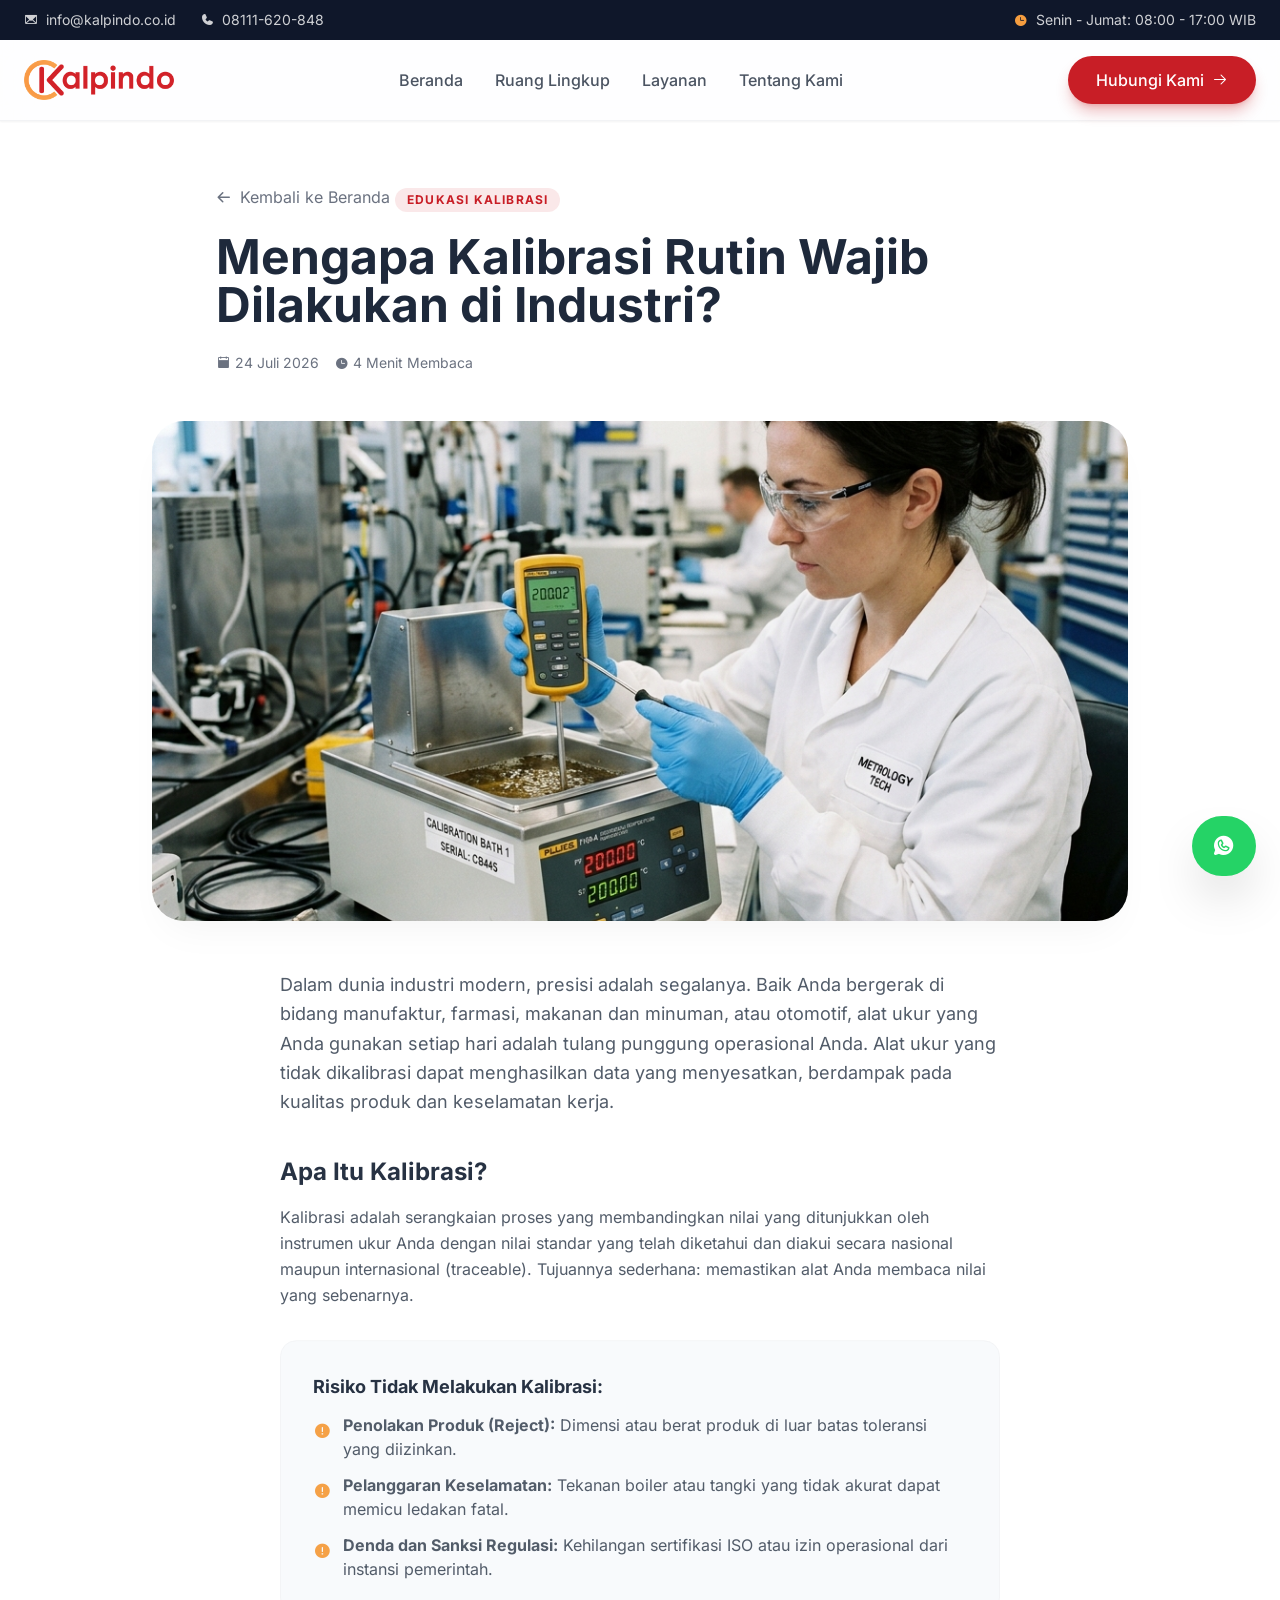
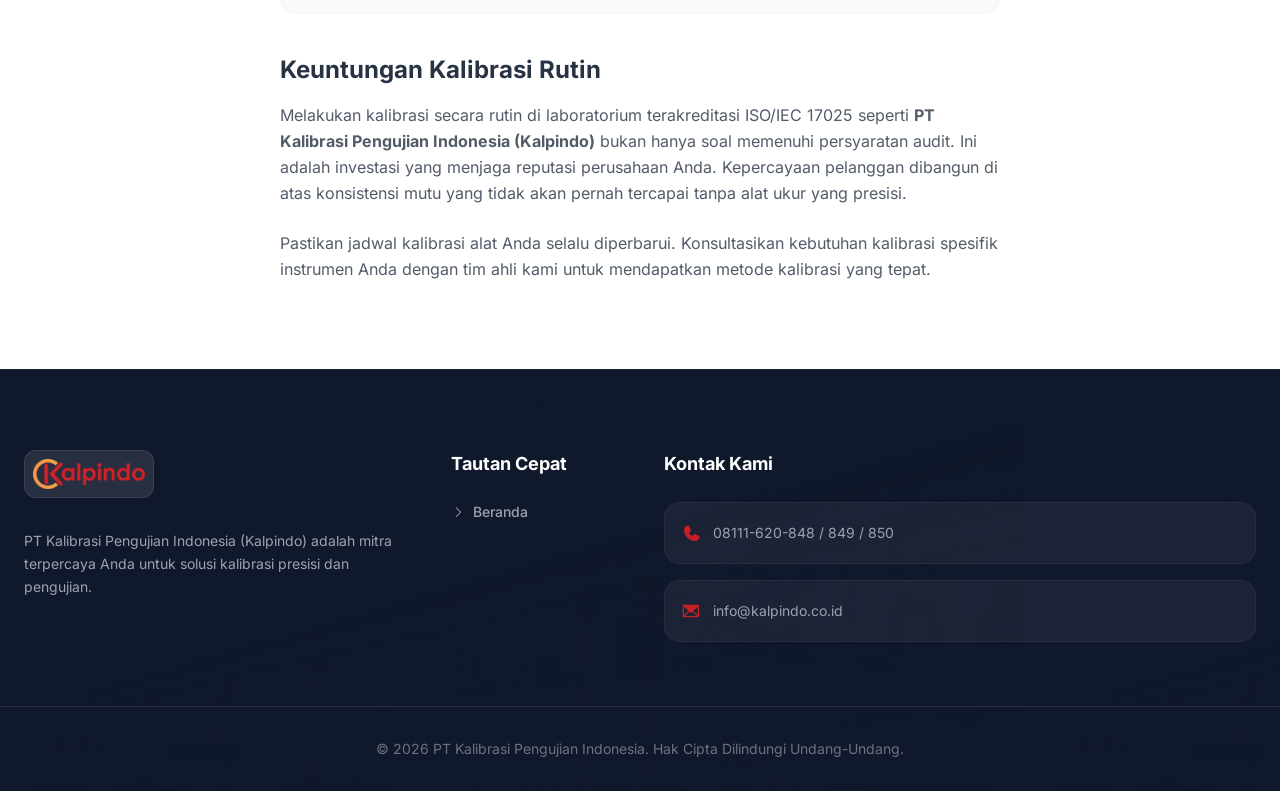
<file: artikel.html>
<!DOCTYPE html>
<html lang="id" class="scroll-smooth">
<head>
    <meta charset="UTF-8">
    <meta name="viewport" content="width=device-width, initial-scale=1.0">
    <title>Artikel & Edukasi Kalibrasi - Kalpindo</title>
    
    <!-- Fonts: Inter - Self-hosted (no internet required) -->
    <link href="assets/fonts/inter.css" rel="stylesheet">
    
    <!-- Phosphor Icons - Self-hosted -->
    <script src="assets/icons/phosphor.js"></script>

    <!-- Tailwind CSS -->
    <script src="assets/js/tailwindcss.js"></script>
    <script>
        tailwind.config = {
            theme: {
                extend: {
                    fontFamily: {
                        sans: ['Inter', 'sans-serif'],
                    },
                    colors: {
                        brand: {
                            red: '#C81E26',
                            orange: '#F59D3F',
                            silver: '#F4F4F5',
                            slate: '#0F172A',
                            gray: '#E2E8F0',
                            dark: '#1E293B'
                        }
                    },
                    boxShadow: {
                        'soft': '0 20px 40px -15px rgba(0,0,0,0.05)',
                        'float': '0 30px 60px -20px rgba(0,0,0,0.08)',
                    }
                }
            }
        }
    </script>
    <link rel="stylesheet" href="assets/css/styles.css">
</head>
<body class="bg-[#F8FAFC] text-brand-dark font-sans antialiased">
    
    <!-- Top Bar -->
    <div class="bg-brand-slate text-white/80 py-2.5 text-xs md:text-sm">
        <div class="max-w-7xl mx-auto px-6 flex flex-col md:flex-row justify-between items-center gap-2">
            <div class="flex items-center gap-6">
                <span class="flex items-center gap-2"><i class="ph-fill ph-envelope"></i> info@kalpindo.co.id</span>
                <span class="flex items-center gap-2"><i class="ph-fill ph-phone"></i> 08111-620-848</span>
            </div>
            <div class="flex items-center gap-2">
                <i class="ph-fill ph-clock text-brand-orange"></i> Senin - Jumat: 08:00 - 17:00 WIB
            </div>
        </div>
    </div>

    <!-- Main Navigation -->
    <nav class="bg-white/80 backdrop-blur-xl border-b border-gray-200/50 sticky top-0 z-40 shadow-sm transition-all duration-300">
        <div class="max-w-7xl mx-auto px-6 flex items-center justify-between h-20">
            <!-- Logo -->
            <a href="index.html" class="flex items-center">
                <img src="assets/img/logo.png" alt="Logo Kalpindo" class="h-10 object-contain">
            </a>

            <!-- Links -->
            <div class="hidden lg:flex items-center gap-8 font-medium text-brand-dark/80">
                <a href="index.html#beranda" class="hover:text-brand-red transition-colors">Beranda</a>
                <a href="index.html#ruang-lingkup" class="hover:text-brand-red transition-colors">Ruang Lingkup</a>
                <a href="index.html#layanan" class="hover:text-brand-red transition-colors">Layanan</a>
                <a href="index.html#tentang" class="hover:text-brand-red transition-colors">Tentang Kami</a>
            </div>

            <a href="https://wa.me/628111620848?text=Halo%20Kalpindo%2C%20saya%20ingin%20menanyakan%20layanan%20kalibrasi." target="_blank" class="hidden md:inline-flex bg-brand-red text-white px-7 py-3 rounded-full hover:bg-red-800 transition-all font-medium items-center gap-2 shadow-lg shadow-brand-red/30 hover:-translate-y-0.5">
                Hubungi Kami <i class="ph ph-arrow-right"></i>
            </a>
        </div>
    </nav>

    <main>
        <!-- Article Header -->
        <section class="pt-16 pb-12 bg-white">
            <div class="max-w-4xl mx-auto px-6 gs-reveal">
                <a href="index.html" class="inline-flex items-center gap-2 text-gray-500 hover:text-brand-red mb-6 transition-colors">
                    <i class="ph-bold ph-arrow-left"></i> Kembali ke Beranda
                </a>
                <span class="inline-block px-3 py-1 bg-brand-red/10 text-brand-red text-xs font-bold uppercase tracking-widest rounded-full mb-4">Edukasi Kalibrasi</span>
                <h1 class="text-4xl md:text-5xl font-bold text-brand-dark mb-6 leading-tight">Mengapa Kalibrasi Rutin Wajib Dilakukan di Industri?</h1>
                <div class="flex items-center gap-4 text-gray-500 text-sm">
                    <span class="flex items-center gap-1"><i class="ph-fill ph-calendar-blank"></i> 24 Juli 2026</span>
                    <span class="flex items-center gap-1"><i class="ph-fill ph-clock"></i> 4 Menit Membaca</span>
                </div>
            </div>
        </section>

        <!-- Article Image -->
        <section class="bg-white">
            <div class="max-w-5xl mx-auto px-6 gs-reveal">
                <div class="rounded-[2rem] overflow-hidden shadow-soft h-[300px] md:h-[500px]">
                    <img src="assets/img/lab_temp.png" class="w-full h-full object-cover" alt="Artikel Image">
                </div>
            </div>
        </section>

        <!-- Article Content -->
        <section class="py-12 bg-white">
            <div class="max-w-3xl mx-auto px-6 prose prose-lg prose-slate gs-reveal">
                <p class="text-gray-600 leading-relaxed mb-6 text-lg">
                    Dalam dunia industri modern, presisi adalah segalanya. Baik Anda bergerak di bidang manufaktur, farmasi, makanan dan minuman, atau otomotif, alat ukur yang Anda gunakan setiap hari adalah tulang punggung operasional Anda. Alat ukur yang tidak dikalibrasi dapat menghasilkan data yang menyesatkan, berdampak pada kualitas produk dan keselamatan kerja.
                </p>
                <h3 class="text-2xl font-bold text-brand-dark mt-10 mb-4">Apa Itu Kalibrasi?</h3>
                <p class="text-gray-600 leading-relaxed mb-6">
                    Kalibrasi adalah serangkaian proses yang membandingkan nilai yang ditunjukkan oleh instrumen ukur Anda dengan nilai standar yang telah diketahui dan diakui secara nasional maupun internasional (traceable). Tujuannya sederhana: memastikan alat Anda membaca nilai yang sebenarnya.
                </p>
                <div class="bg-[#F8FAFC] p-8 rounded-2xl border border-gray-100 my-8">
                    <h4 class="text-lg font-bold text-brand-dark mb-3">Risiko Tidak Melakukan Kalibrasi:</h4>
                    <ul class="space-y-3">
                        <li class="flex items-start gap-3"><i class="ph-fill ph-warning-circle text-brand-orange mt-1 text-lg"></i> <span class="text-gray-600"><strong>Penolakan Produk (Reject):</strong> Dimensi atau berat produk di luar batas toleransi yang diizinkan.</span></li>
                        <li class="flex items-start gap-3"><i class="ph-fill ph-warning-circle text-brand-orange mt-1 text-lg"></i> <span class="text-gray-600"><strong>Pelanggaran Keselamatan:</strong> Tekanan boiler atau tangki yang tidak akurat dapat memicu ledakan fatal.</span></li>
                        <li class="flex items-start gap-3"><i class="ph-fill ph-warning-circle text-brand-orange mt-1 text-lg"></i> <span class="text-gray-600"><strong>Denda dan Sanksi Regulasi:</strong> Kehilangan sertifikasi ISO atau izin operasional dari instansi pemerintah.</span></li>
                    </ul>
                </div>
                <h3 class="text-2xl font-bold text-brand-dark mt-10 mb-4">Keuntungan Kalibrasi Rutin</h3>
                <p class="text-gray-600 leading-relaxed mb-6">
                    Melakukan kalibrasi secara rutin di laboratorium terakreditasi ISO/IEC 17025 seperti <strong>PT Kalibrasi Pengujian Indonesia (Kalpindo)</strong> bukan hanya soal memenuhi persyaratan audit. Ini adalah investasi yang menjaga reputasi perusahaan Anda. Kepercayaan pelanggan dibangun di atas konsistensi mutu yang tidak akan pernah tercapai tanpa alat ukur yang presisi.
                </p>
                <p class="text-gray-600 leading-relaxed mb-10">
                    Pastikan jadwal kalibrasi alat Anda selalu diperbarui. Konsultasikan kebutuhan kalibrasi spesifik instrumen Anda dengan tim ahli kami untuk mendapatkan metode kalibrasi yang tepat.
                </p>
            </div>
        </section>
    </main>

    <!-- Footer -->
    <footer class="bg-brand-slate pt-20 pb-8 border-t border-white/5 relative overflow-hidden">
        <div class="absolute inset-0 bg-[url('assets/img/hero_lab.png')] opacity-5 mix-blend-overlay"></div>
        <div class="max-w-7xl mx-auto px-6 grid grid-cols-1 md:grid-cols-12 gap-12 mb-16 relative z-10">
            <!-- Company Info -->
            <div class="md:col-span-4">
                <img src="assets/img/logo.png" alt="Logo Kalpindo" class="h-12 mb-8 bg-white/10 backdrop-blur-sm p-2 rounded-xl object-contain border border-white/10">
                <p class="text-gray-400 mb-8 leading-relaxed text-sm">
                    PT Kalibrasi Pengujian Indonesia (Kalpindo) adalah mitra terpercaya Anda untuk solusi kalibrasi presisi dan pengujian.
                </p>
            </div>
            <!-- Quick Links -->
            <div class="md:col-span-3 lg:col-span-2">
                <h3 class="text-lg font-bold mb-6 text-white">Tautan Cepat</h3>
                <ul class="space-y-4 text-gray-400 text-sm font-medium">
                    <li><a href="index.html" class="hover:text-brand-orange transition-colors flex items-center gap-2"><i class="ph ph-caret-right"></i> Beranda</a></li>
                </ul>
            </div>
            <!-- Contact & Map Card -->
            <div class="md:col-span-5 lg:col-span-6">
                <h3 class="text-lg font-bold mb-6 text-white">Kontak Kami</h3>
                <ul class="space-y-4 text-gray-400 text-sm">
                    <li class="flex items-center gap-3 bg-white/5 p-4 rounded-2xl border border-white/5">
                        <i class="ph-fill ph-phone text-brand-red text-xl"></i>
                        <span>08111-620-848 / 849 / 850</span>
                    </li>
                    <li class="flex items-center gap-3 bg-white/5 p-4 rounded-2xl border border-white/5">
                        <i class="ph-fill ph-envelope text-brand-red text-xl"></i>
                        <span>info@kalpindo.co.id</span>
                    </li>
                </ul>
            </div>
        </div>
        <div class="max-w-7xl mx-auto px-6 pt-8 border-t border-white/10 text-center text-sm text-gray-500 relative z-10">
            © 2026 PT Kalibrasi Pengujian Indonesia. Hak Cipta Dilindungi Undang-Undang.
        </div>
    </footer>

    <!-- WhatsApp Floating Button -->
    <a href="https://wa.me/628111620848?text=Halo%20Kalpindo%2C%20saya%20ingin%20menanyakan%20layanan%20kalibrasi." target="_blank"
       class="fixed bottom-6 right-6 z-50 flex items-center gap-3 bg-[#25D366] text-white px-5 py-3.5 rounded-full shadow-2xl hover:scale-105 hover:shadow-green-400/40 transition-all duration-300 group">
        <i class="ph-fill ph-whatsapp-logo text-2xl"></i>
        <span class="font-semibold text-sm hidden group-hover:inline-block transition-all">Hubungi Kami</span>
    </a>

    <!-- GSAP -->
    <script src="assets/js/gsap.min.js"></script>
    <script src="assets/js/ScrollTrigger.min.js"></script>
    <script src="assets/js/script.js"></script>
</body>
</html>
</file>
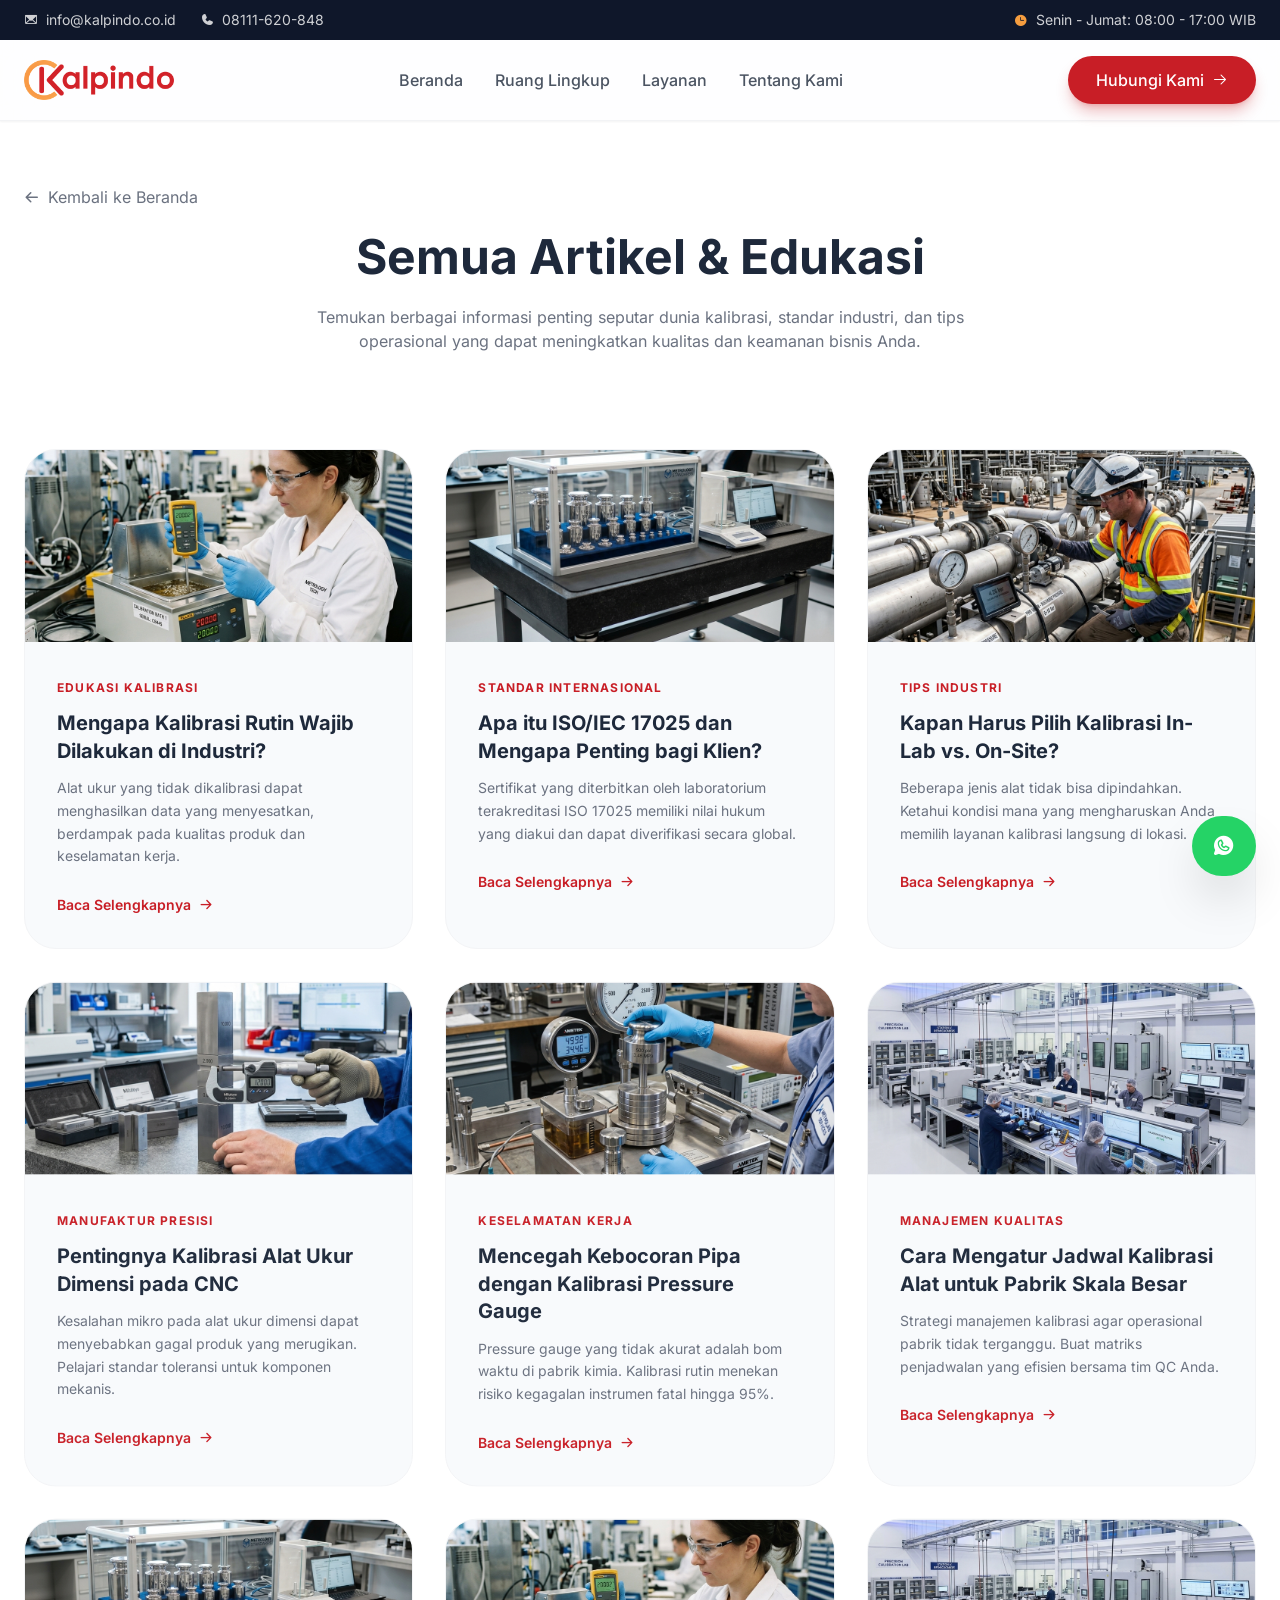
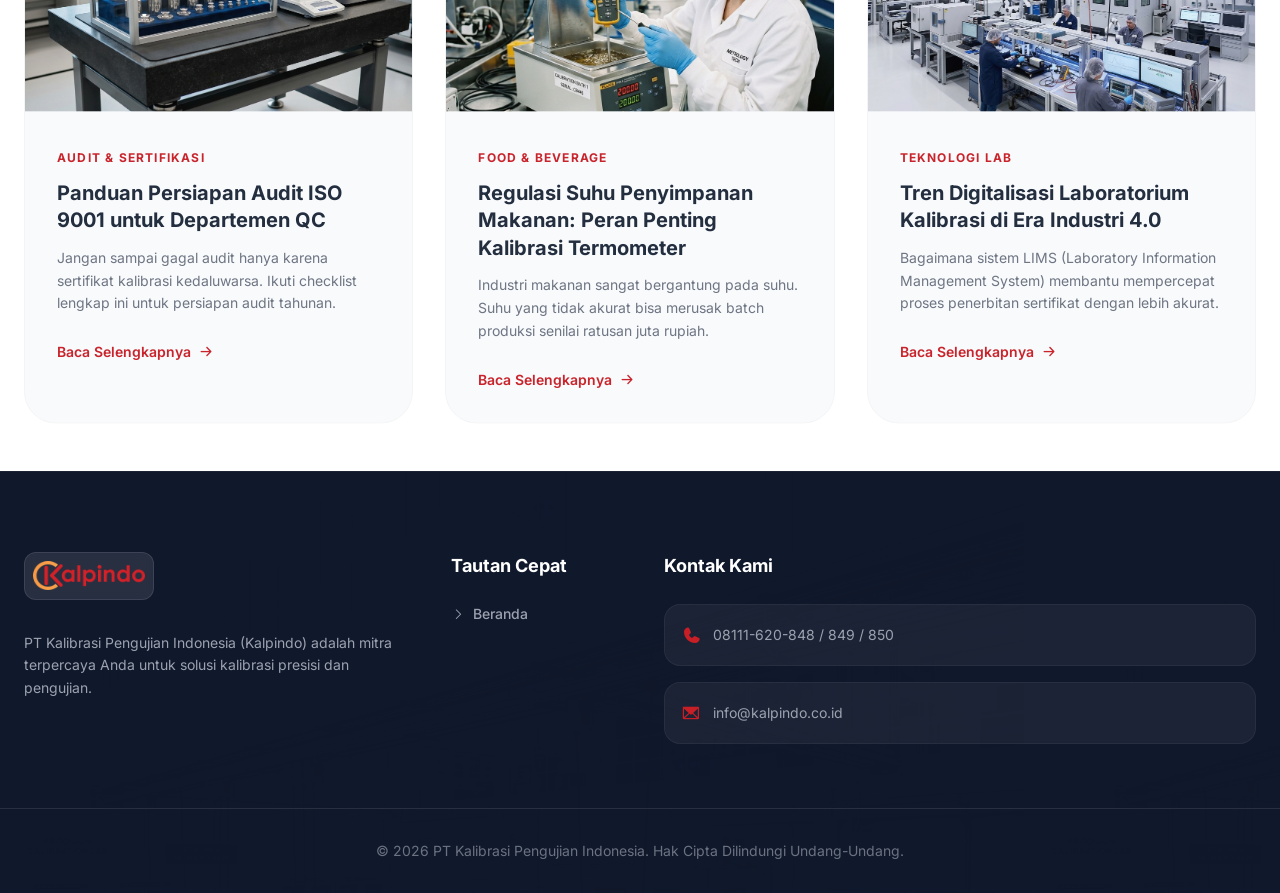
<file: blog.html>
<!DOCTYPE html>
<html lang="id" class="scroll-smooth">
<head>
    <meta charset="UTF-8">
    <meta name="viewport" content="width=device-width, initial-scale=1.0">
    <title>Kumpulan Artikel Kalibrasi - Kalpindo</title>
    
    <!-- Fonts: Inter - Self-hosted (no internet required) -->
    <link href="assets/fonts/inter.css" rel="stylesheet">
    
    <!-- Phosphor Icons - Self-hosted -->
    <script src="assets/icons/phosphor.js"></script>

    <!-- Tailwind CSS -->
    <script src="assets/js/tailwindcss.js"></script>
    <script>
        tailwind.config = {
            theme: {
                extend: {
                    fontFamily: {
                        sans: ['Inter', 'sans-serif'],
                    },
                    colors: {
                        brand: {
                            red: '#C81E26',
                            orange: '#F59D3F',
                            silver: '#F4F4F5',
                            slate: '#0F172A',
                            gray: '#E2E8F0',
                            dark: '#1E293B'
                        }
                    },
                    boxShadow: {
                        'soft': '0 20px 40px -15px rgba(0,0,0,0.05)',
                        'float': '0 30px 60px -20px rgba(0,0,0,0.08)',
                    }
                }
            }
        }
    </script>
    <link rel="stylesheet" href="assets/css/styles.css">
</head>
<body class="bg-[#F8FAFC] text-brand-dark font-sans antialiased">
    
    <!-- Top Bar -->
    <div class="bg-brand-slate text-white/80 py-2.5 text-xs md:text-sm">
        <div class="max-w-7xl mx-auto px-6 flex flex-col md:flex-row justify-between items-center gap-2">
            <div class="flex items-center gap-6">
                <span class="flex items-center gap-2"><i class="ph-fill ph-envelope"></i> info@kalpindo.co.id</span>
                <span class="flex items-center gap-2"><i class="ph-fill ph-phone"></i> 08111-620-848</span>
            </div>
            <div class="flex items-center gap-2">
                <i class="ph-fill ph-clock text-brand-orange"></i> Senin - Jumat: 08:00 - 17:00 WIB
            </div>
        </div>
    </div>

    <!-- Main Navigation -->
    <nav class="bg-white/80 backdrop-blur-xl border-b border-gray-200/50 sticky top-0 z-40 shadow-sm transition-all duration-300">
        <div class="max-w-7xl mx-auto px-6 flex items-center justify-between h-20">
            <!-- Logo -->
            <a href="index.html" class="flex items-center">
                <img src="assets/img/logo.png" alt="Logo Kalpindo" class="h-10 object-contain">
            </a>

            <!-- Links -->
            <div class="hidden lg:flex items-center gap-8 font-medium text-brand-dark/80">
                <a href="index.html#beranda" class="hover:text-brand-red transition-colors">Beranda</a>
                <a href="index.html#ruang-lingkup" class="hover:text-brand-red transition-colors">Ruang Lingkup</a>
                <a href="index.html#layanan" class="hover:text-brand-red transition-colors">Layanan</a>
                <a href="index.html#tentang" class="hover:text-brand-red transition-colors">Tentang Kami</a>
            </div>

            <a href="https://wa.me/628111620848?text=Halo%20Kalpindo%2C%20saya%20ingin%20menanyakan%20layanan%20kalibrasi." target="_blank" class="hidden md:inline-flex bg-brand-red text-white px-7 py-3 rounded-full hover:bg-red-800 transition-all font-medium items-center gap-2 shadow-lg shadow-brand-red/30 hover:-translate-y-0.5">
                Hubungi Kami <i class="ph ph-arrow-right"></i>
            </a>
        </div>
    </nav>

    <main>
        <!-- Header -->
        <section class="pt-16 pb-12 bg-white">
            <div class="max-w-7xl mx-auto px-6 text-center gs-reveal relative">
                <a href="index.html" class="absolute left-6 top-0 inline-flex items-center gap-2 text-gray-500 hover:text-brand-red mb-6 transition-colors md:relative md:left-0 md:float-left">
                    <i class="ph-bold ph-arrow-left"></i> Kembali ke Beranda
                </a>
                <div class="clear-both"></div>
                <h1 class="text-4xl md:text-5xl font-bold text-brand-dark mb-6 leading-tight mt-8 md:mt-0">Semua Artikel & Edukasi</h1>
                <p class="text-gray-500 max-w-2xl mx-auto">Temukan berbagai informasi penting seputar dunia kalibrasi, standar industri, dan tips operasional yang dapat meningkatkan kualitas dan keamanan bisnis Anda.</p>
            </div>
        </section>

        <!-- Blog Grid -->
        <section class="py-12 bg-white">
            <div class="max-w-7xl mx-auto px-6">
                <div class="grid grid-cols-1 md:grid-cols-3 gap-8">
                    <!-- Article 1 -->
                    <div class="bg-[#F8FAFC] rounded-[2rem] overflow-hidden border border-gray-100 hover:-translate-y-2 hover:shadow-float transition-all duration-300 gs-reveal group">
                        <div class="h-48 overflow-hidden">
                            <img src="assets/img/lab_temp.png" class="w-full h-full object-cover group-hover:scale-105 transition-transform duration-500" alt="Artikel Kalibrasi">
                        </div>
                        <div class="p-8">
                            <span class="text-xs font-bold uppercase tracking-widest text-brand-red">Edukasi Kalibrasi</span>
                            <h3 class="text-xl font-bold text-brand-dark mt-3 mb-3 leading-snug">Mengapa Kalibrasi Rutin Wajib Dilakukan di Industri?</h3>
                            <p class="text-gray-500 text-sm leading-relaxed mb-6">Alat ukur yang tidak dikalibrasi dapat menghasilkan data yang menyesatkan, berdampak pada kualitas produk dan keselamatan kerja.</p>
                            <a href="artikel.html" class="inline-flex items-center gap-2 font-semibold text-brand-red text-sm group-hover:gap-4 transition-all">Baca Selengkapnya <i class="ph-bold ph-arrow-right"></i></a>
                        </div>
                    </div>
                    <!-- Article 2 -->
                    <div class="bg-[#F8FAFC] rounded-[2rem] overflow-hidden border border-gray-100 hover:-translate-y-2 hover:shadow-float transition-all duration-300 gs-reveal group">
                        <div class="h-48 overflow-hidden">
                            <img src="assets/img/lab_mass.png" class="w-full h-full object-cover group-hover:scale-105 transition-transform duration-500" alt="ISO 17025">
                        </div>
                        <div class="p-8">
                            <span class="text-xs font-bold uppercase tracking-widest text-brand-red">Standar Internasional</span>
                            <h3 class="text-xl font-bold text-brand-dark mt-3 mb-3 leading-snug">Apa itu ISO/IEC 17025 dan Mengapa Penting bagi Klien?</h3>
                            <p class="text-gray-500 text-sm leading-relaxed mb-6">Sertifikat yang diterbitkan oleh laboratorium terakreditasi ISO 17025 memiliki nilai hukum yang diakui dan dapat diverifikasi secara global.</p>
                            <a href="artikel.html" class="inline-flex items-center gap-2 font-semibold text-brand-red text-sm group-hover:gap-4 transition-all">Baca Selengkapnya <i class="ph-bold ph-arrow-right"></i></a>
                        </div>
                    </div>
                    <!-- Article 3 -->
                    <div class="bg-[#F8FAFC] rounded-[2rem] overflow-hidden border border-gray-100 hover:-translate-y-2 hover:shadow-float transition-all duration-300 gs-reveal group">
                        <div class="h-48 overflow-hidden">
                            <img src="assets/img/onsite_calibration.png" class="w-full h-full object-cover group-hover:scale-105 transition-transform duration-500" alt="On-Site Calibration">
                        </div>
                        <div class="p-8">
                            <span class="text-xs font-bold uppercase tracking-widest text-brand-red">Tips Industri</span>
                            <h3 class="text-xl font-bold text-brand-dark mt-3 mb-3 leading-snug">Kapan Harus Pilih Kalibrasi In-Lab vs. On-Site?</h3>
                            <p class="text-gray-500 text-sm leading-relaxed mb-6">Beberapa jenis alat tidak bisa dipindahkan. Ketahui kondisi mana yang mengharuskan Anda memilih layanan kalibrasi langsung di lokasi.</p>
                            <a href="artikel.html" class="inline-flex items-center gap-2 font-semibold text-brand-red text-sm group-hover:gap-4 transition-all">Baca Selengkapnya <i class="ph-bold ph-arrow-right"></i></a>
                        </div>
                    </div>
                    <!-- Article 4 -->
                    <div class="bg-[#F8FAFC] rounded-[2rem] overflow-hidden border border-gray-100 hover:-translate-y-2 hover:shadow-float transition-all duration-300 gs-reveal group">
                        <div class="h-48 overflow-hidden">
                            <img src="assets/img/lab_dimension.png" class="w-full h-full object-cover group-hover:scale-105 transition-transform duration-500" alt="Alat Dimensi">
                        </div>
                        <div class="p-8">
                            <span class="text-xs font-bold uppercase tracking-widest text-brand-red">Manufaktur Presisi</span>
                            <h3 class="text-xl font-bold text-brand-dark mt-3 mb-3 leading-snug">Pentingnya Kalibrasi Alat Ukur Dimensi pada CNC</h3>
                            <p class="text-gray-500 text-sm leading-relaxed mb-6">Kesalahan mikro pada alat ukur dimensi dapat menyebabkan gagal produk yang merugikan. Pelajari standar toleransi untuk komponen mekanis.</p>
                            <a href="artikel.html" class="inline-flex items-center gap-2 font-semibold text-brand-red text-sm group-hover:gap-4 transition-all">Baca Selengkapnya <i class="ph-bold ph-arrow-right"></i></a>
                        </div>
                    </div>
                    <!-- Article 5 -->
                    <div class="bg-[#F8FAFC] rounded-[2rem] overflow-hidden border border-gray-100 hover:-translate-y-2 hover:shadow-float transition-all duration-300 gs-reveal group">
                        <div class="h-48 overflow-hidden">
                            <img src="assets/img/lab_pressure.png" class="w-full h-full object-cover group-hover:scale-105 transition-transform duration-500" alt="Alat Tekanan">
                        </div>
                        <div class="p-8">
                            <span class="text-xs font-bold uppercase tracking-widest text-brand-red">Keselamatan Kerja</span>
                            <h3 class="text-xl font-bold text-brand-dark mt-3 mb-3 leading-snug">Mencegah Kebocoran Pipa dengan Kalibrasi Pressure Gauge</h3>
                            <p class="text-gray-500 text-sm leading-relaxed mb-6">Pressure gauge yang tidak akurat adalah bom waktu di pabrik kimia. Kalibrasi rutin menekan risiko kegagalan instrumen fatal hingga 95%.</p>
                            <a href="artikel.html" class="inline-flex items-center gap-2 font-semibold text-brand-red text-sm group-hover:gap-4 transition-all">Baca Selengkapnya <i class="ph-bold ph-arrow-right"></i></a>
                        </div>
                    </div>
                    <!-- Article 6 -->
                    <div class="bg-[#F8FAFC] rounded-[2rem] overflow-hidden border border-gray-100 hover:-translate-y-2 hover:shadow-float transition-all duration-300 gs-reveal group">
                        <div class="h-48 overflow-hidden">
                            <img src="assets/img/hero_lab.png" class="w-full h-full object-cover group-hover:scale-105 transition-transform duration-500" alt="Laboratorium Internal">
                        </div>
                        <div class="p-8">
                            <span class="text-xs font-bold uppercase tracking-widest text-brand-red">Manajemen Kualitas</span>
                            <h3 class="text-xl font-bold text-brand-dark mt-3 mb-3 leading-snug">Cara Mengatur Jadwal Kalibrasi Alat untuk Pabrik Skala Besar</h3>
                            <p class="text-gray-500 text-sm leading-relaxed mb-6">Strategi manajemen kalibrasi agar operasional pabrik tidak terganggu. Buat matriks penjadwalan yang efisien bersama tim QC Anda.</p>
                            <a href="artikel.html" class="inline-flex items-center gap-2 font-semibold text-brand-red text-sm group-hover:gap-4 transition-all">Baca Selengkapnya <i class="ph-bold ph-arrow-right"></i></a>
                        </div>
                    </div>
                    <!-- Article 7 -->
                    <div class="bg-[#F8FAFC] rounded-[2rem] overflow-hidden border border-gray-100 hover:-translate-y-2 hover:shadow-float transition-all duration-300 gs-reveal group">
                        <div class="h-48 overflow-hidden">
                            <img src="assets/img/lab_mass.png" class="w-full h-full object-cover group-hover:scale-105 transition-transform duration-500" alt="Alat Kalibrasi">
                        </div>
                        <div class="p-8">
                            <span class="text-xs font-bold uppercase tracking-widest text-brand-red">Audit & Sertifikasi</span>
                            <h3 class="text-xl font-bold text-brand-dark mt-3 mb-3 leading-snug">Panduan Persiapan Audit ISO 9001 untuk Departemen QC</h3>
                            <p class="text-gray-500 text-sm leading-relaxed mb-6">Jangan sampai gagal audit hanya karena sertifikat kalibrasi kedaluwarsa. Ikuti checklist lengkap ini untuk persiapan audit tahunan.</p>
                            <a href="artikel.html" class="inline-flex items-center gap-2 font-semibold text-brand-red text-sm group-hover:gap-4 transition-all">Baca Selengkapnya <i class="ph-bold ph-arrow-right"></i></a>
                        </div>
                    </div>
                    <!-- Article 8 -->
                    <div class="bg-[#F8FAFC] rounded-[2rem] overflow-hidden border border-gray-100 hover:-translate-y-2 hover:shadow-float transition-all duration-300 gs-reveal group">
                        <div class="h-48 overflow-hidden">
                            <img src="assets/img/lab_temp.png" class="w-full h-full object-cover group-hover:scale-105 transition-transform duration-500" alt="Temperatur Kalibrasi">
                        </div>
                        <div class="p-8">
                            <span class="text-xs font-bold uppercase tracking-widest text-brand-red">Food & Beverage</span>
                            <h3 class="text-xl font-bold text-brand-dark mt-3 mb-3 leading-snug">Regulasi Suhu Penyimpanan Makanan: Peran Penting Kalibrasi Termometer</h3>
                            <p class="text-gray-500 text-sm leading-relaxed mb-6">Industri makanan sangat bergantung pada suhu. Suhu yang tidak akurat bisa merusak batch produksi senilai ratusan juta rupiah.</p>
                            <a href="artikel.html" class="inline-flex items-center gap-2 font-semibold text-brand-red text-sm group-hover:gap-4 transition-all">Baca Selengkapnya <i class="ph-bold ph-arrow-right"></i></a>
                        </div>
                    </div>
                    <!-- Article 9 -->
                    <div class="bg-[#F8FAFC] rounded-[2rem] overflow-hidden border border-gray-100 hover:-translate-y-2 hover:shadow-float transition-all duration-300 gs-reveal group">
                        <div class="h-48 overflow-hidden">
                            <img src="assets/img/hero_lab.png" class="w-full h-full object-cover group-hover:scale-105 transition-transform duration-500" alt="Laboratorium">
                        </div>
                        <div class="p-8">
                            <span class="text-xs font-bold uppercase tracking-widest text-brand-red">Teknologi Lab</span>
                            <h3 class="text-xl font-bold text-brand-dark mt-3 mb-3 leading-snug">Tren Digitalisasi Laboratorium Kalibrasi di Era Industri 4.0</h3>
                            <p class="text-gray-500 text-sm leading-relaxed mb-6">Bagaimana sistem LIMS (Laboratory Information Management System) membantu mempercepat proses penerbitan sertifikat dengan lebih akurat.</p>
                            <a href="artikel.html" class="inline-flex items-center gap-2 font-semibold text-brand-red text-sm group-hover:gap-4 transition-all">Baca Selengkapnya <i class="ph-bold ph-arrow-right"></i></a>
                        </div>
                    </div>
                </div>
            </div>
        </section>
    </main>

    <!-- Footer -->
    <footer class="bg-brand-slate pt-20 pb-8 border-t border-white/5 relative overflow-hidden">
        <div class="absolute inset-0 bg-[url('assets/img/hero_lab.png')] opacity-5 mix-blend-overlay"></div>
        <div class="max-w-7xl mx-auto px-6 grid grid-cols-1 md:grid-cols-12 gap-12 mb-16 relative z-10">
            <!-- Company Info -->
            <div class="md:col-span-4">
                <img src="assets/img/logo.png" alt="Logo Kalpindo" class="h-12 mb-8 bg-white/10 backdrop-blur-sm p-2 rounded-xl object-contain border border-white/10">
                <p class="text-gray-400 mb-8 leading-relaxed text-sm">
                    PT Kalibrasi Pengujian Indonesia (Kalpindo) adalah mitra terpercaya Anda untuk solusi kalibrasi presisi dan pengujian.
                </p>
            </div>
            <!-- Quick Links -->
            <div class="md:col-span-3 lg:col-span-2">
                <h3 class="text-lg font-bold mb-6 text-white">Tautan Cepat</h3>
                <ul class="space-y-4 text-gray-400 text-sm font-medium">
                    <li><a href="index.html" class="hover:text-brand-orange transition-colors flex items-center gap-2"><i class="ph ph-caret-right"></i> Beranda</a></li>
                </ul>
            </div>
            <!-- Contact & Map Card -->
            <div class="md:col-span-5 lg:col-span-6">
                <h3 class="text-lg font-bold mb-6 text-white">Kontak Kami</h3>
                <ul class="space-y-4 text-gray-400 text-sm">
                    <li class="flex items-center gap-3 bg-white/5 p-4 rounded-2xl border border-white/5">
                        <i class="ph-fill ph-phone text-brand-red text-xl"></i>
                        <span>08111-620-848 / 849 / 850</span>
                    </li>
                    <li class="flex items-center gap-3 bg-white/5 p-4 rounded-2xl border border-white/5">
                        <i class="ph-fill ph-envelope text-brand-red text-xl"></i>
                        <span>info@kalpindo.co.id</span>
                    </li>
                </ul>
            </div>
        </div>
        <div class="max-w-7xl mx-auto px-6 pt-8 border-t border-white/10 text-center text-sm text-gray-500 relative z-10">
            © 2026 PT Kalibrasi Pengujian Indonesia. Hak Cipta Dilindungi Undang-Undang.
        </div>
    </footer>

    <!-- WhatsApp Floating Button -->
    <a href="https://wa.me/628111620848?text=Halo%20Kalpindo%2C%20saya%20ingin%20menanyakan%20layanan%20kalibrasi." target="_blank"
       class="fixed bottom-6 right-6 z-50 flex items-center gap-3 bg-[#25D366] text-white px-5 py-3.5 rounded-full shadow-2xl hover:scale-105 hover:shadow-green-400/40 transition-all duration-300 group">
        <i class="ph-fill ph-whatsapp-logo text-2xl"></i>
        <span class="font-semibold text-sm hidden group-hover:inline-block transition-all">Hubungi Kami</span>
    </a>

    <!-- GSAP -->
    <script src="assets/js/gsap.min.js"></script>
    <script src="assets/js/ScrollTrigger.min.js"></script>
    <script src="assets/js/script.js"></script>
</body>
</html>
</file>
<file: assets/fonts/inter.css>
/* Inter Font - Self-hosted (no internet required) */
@font-face {
  font-family: 'Inter';
  font-style: normal;
  font-weight: 400;
  font-display: swap;
  src: url('../fonts/Inter-400.ttf') format('truetype');
}
@font-face {
  font-family: 'Inter';
  font-style: normal;
  font-weight: 500;
  font-display: swap;
  src: url('../fonts/Inter-500.ttf') format('truetype');
}
@font-face {
  font-family: 'Inter';
  font-style: normal;
  font-weight: 600;
  font-display: swap;
  src: url('../fonts/Inter-600.ttf') format('truetype');
}
@font-face {
  font-family: 'Inter';
  font-style: normal;
  font-weight: 700;
  font-display: swap;
  src: url('../fonts/Inter-700.ttf') format('truetype');
}
</file>
<file: assets/css/styles.css>
/* Custom resets and utilities */
html, body {
    margin: 0;
    padding: 0;
    width: 100%;
    /* Smooth font rendering */
    -webkit-font-smoothing: antialiased;
    -moz-osx-font-smoothing: grayscale;
}

/* Hide scrollbar for a cleaner look */
::-webkit-scrollbar {
    width: 8px;
}
::-webkit-scrollbar-track {
    background: #FDFDFD;
}
::-webkit-scrollbar-thumb {
    background: #CBD5E1;
    border-radius: 4px;
}
::-webkit-scrollbar-thumb:hover {
    background: #94A3B8;
}
</file>
